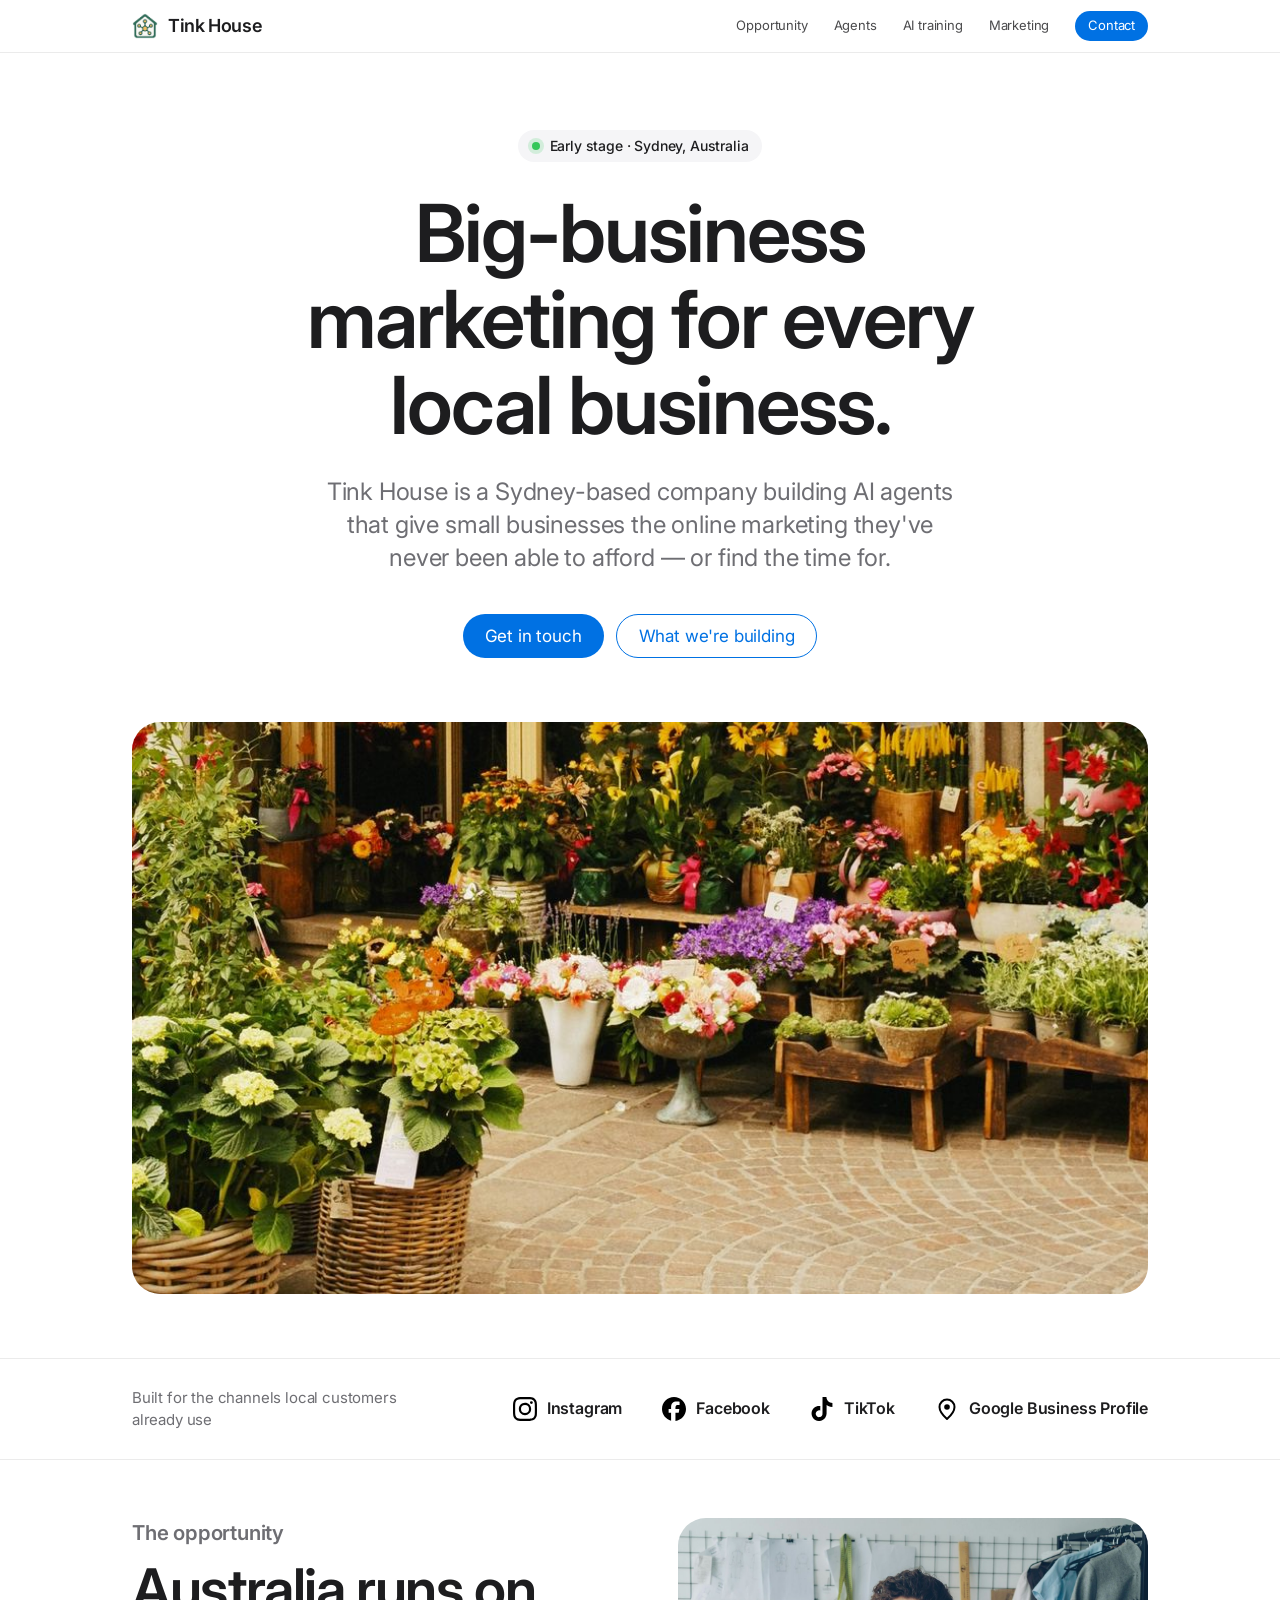
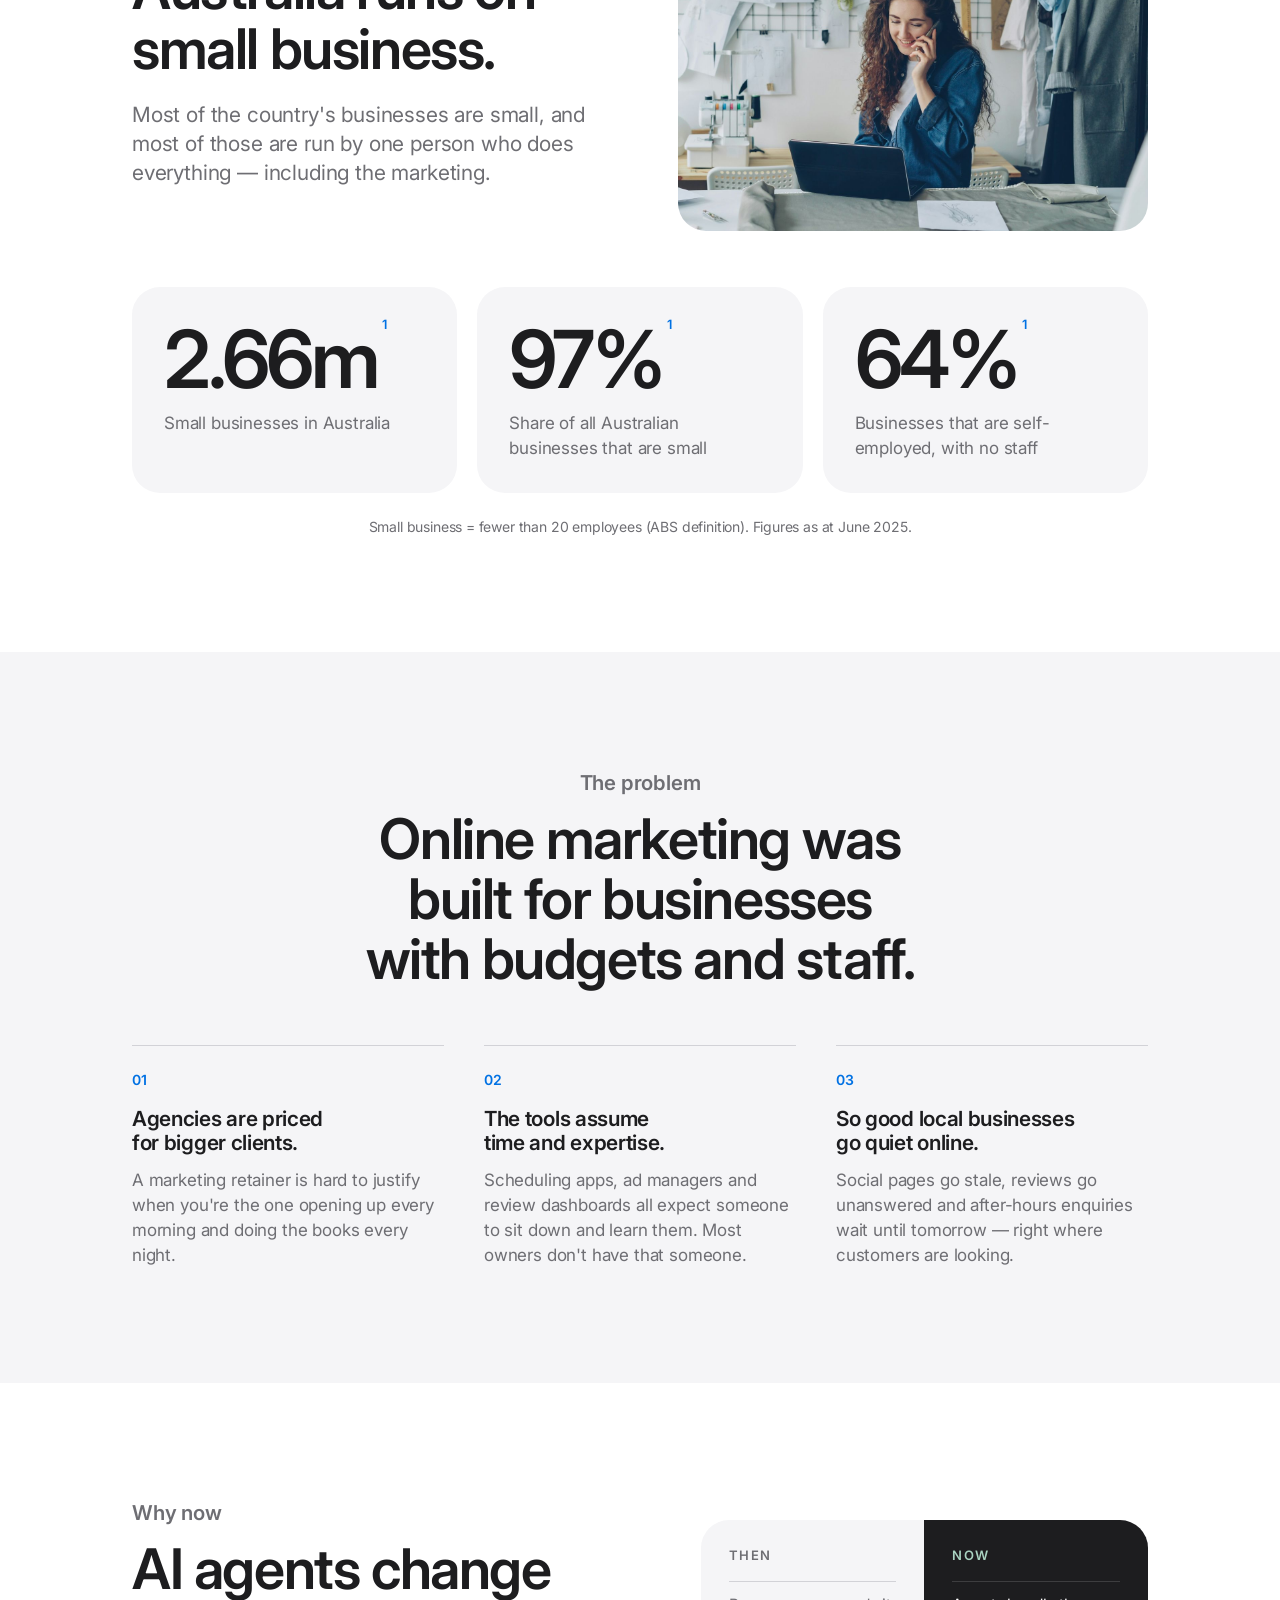
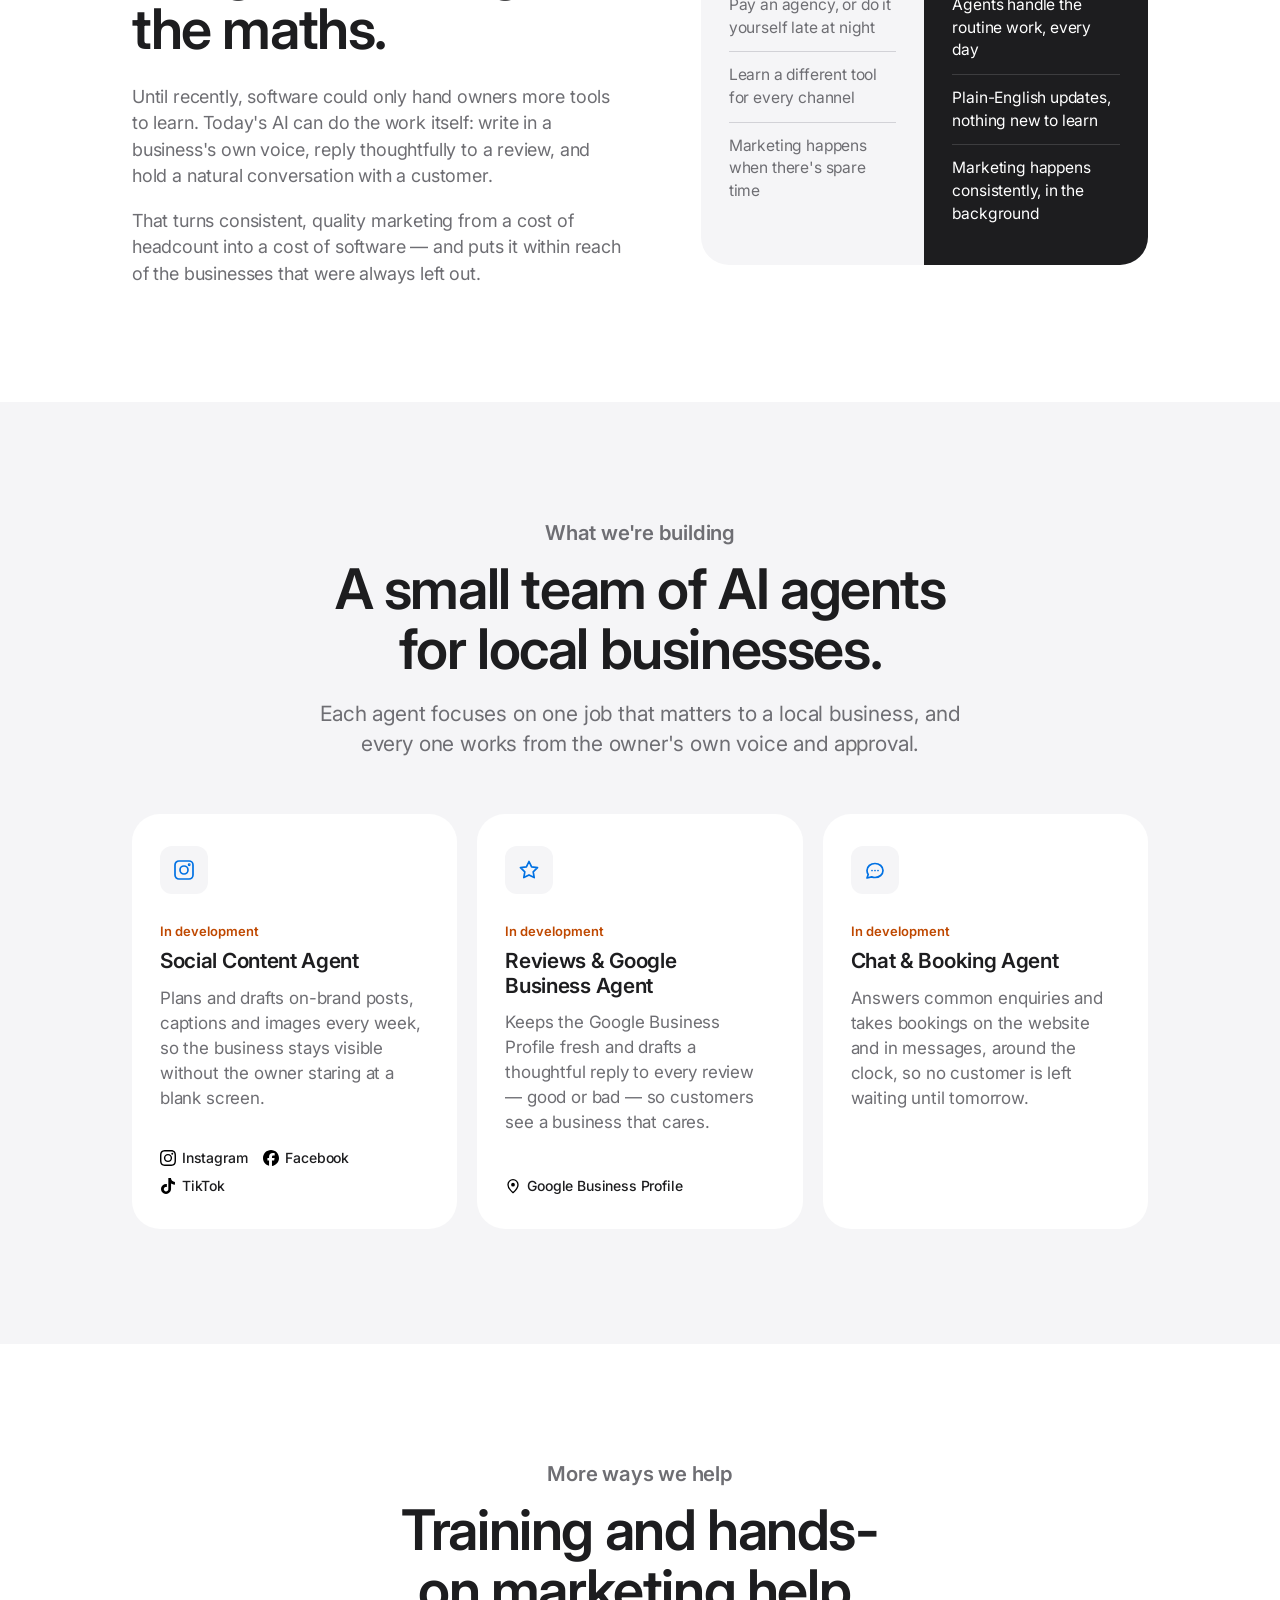
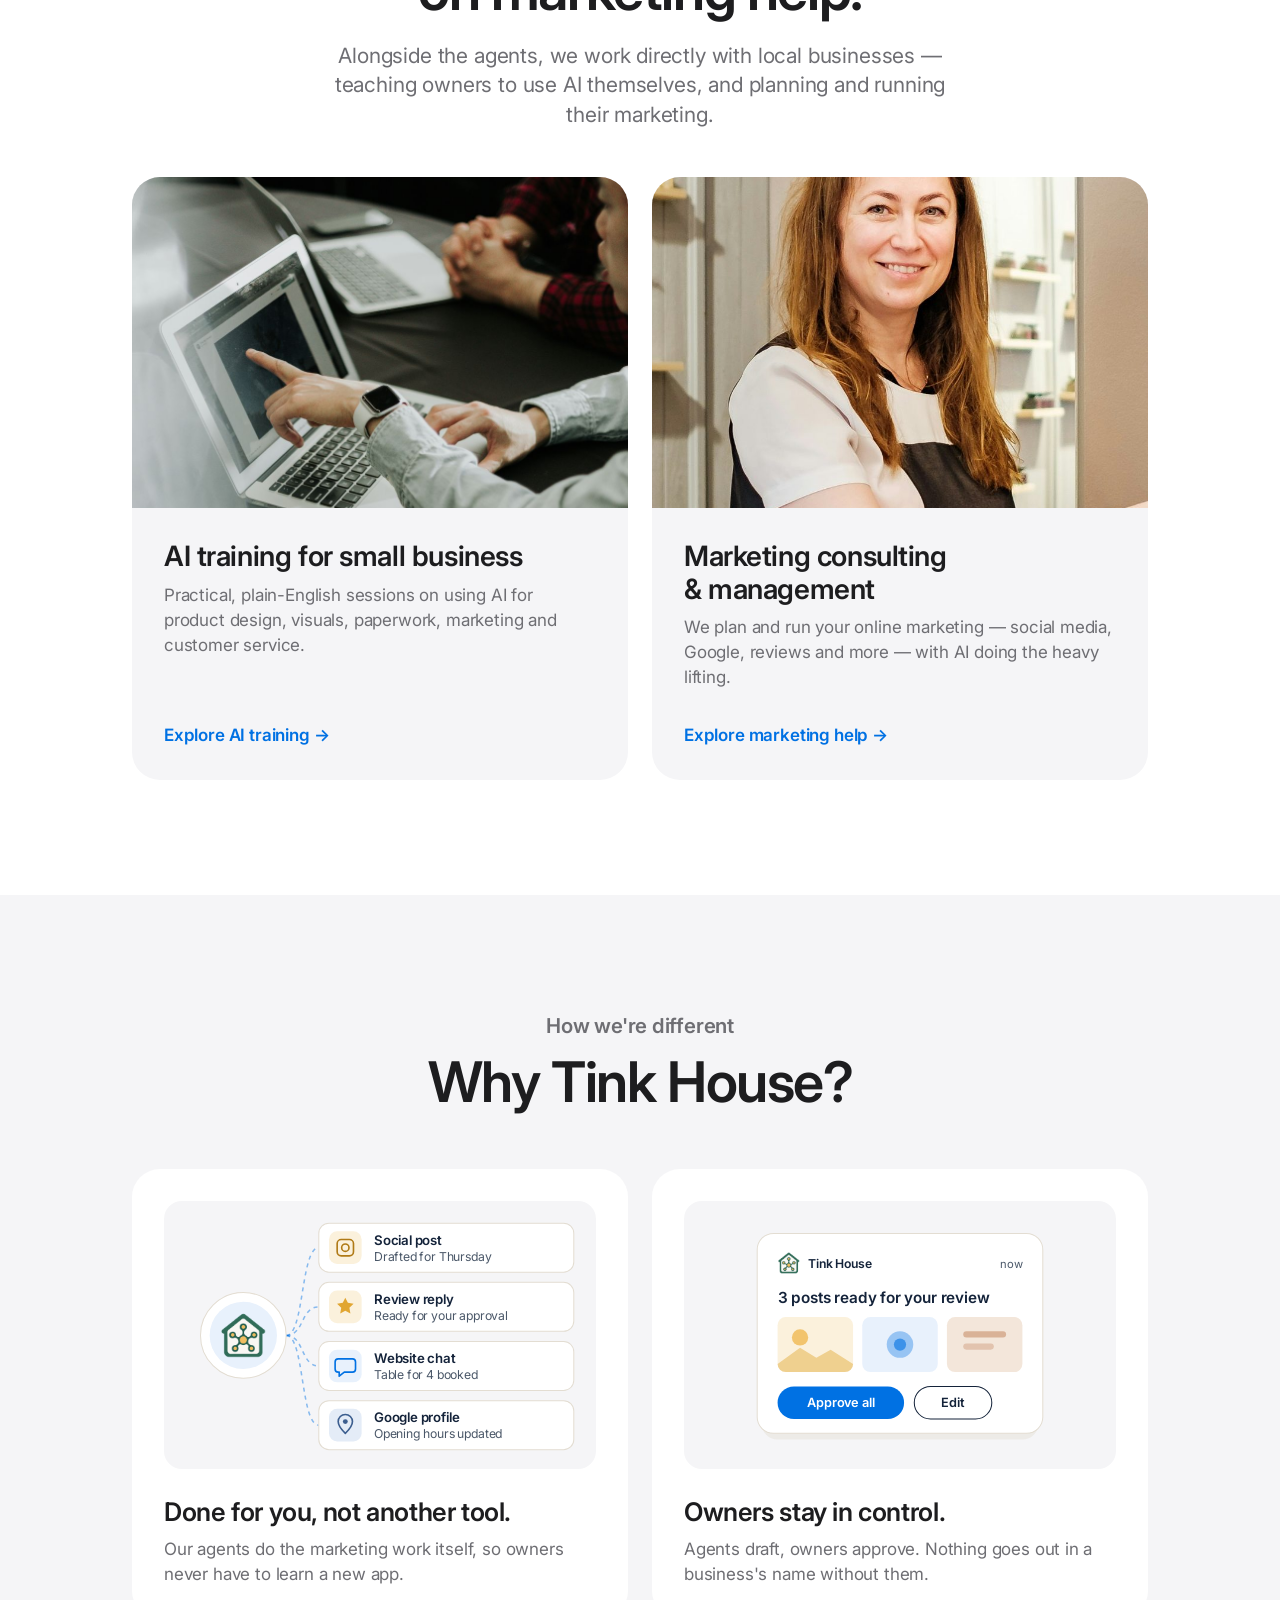
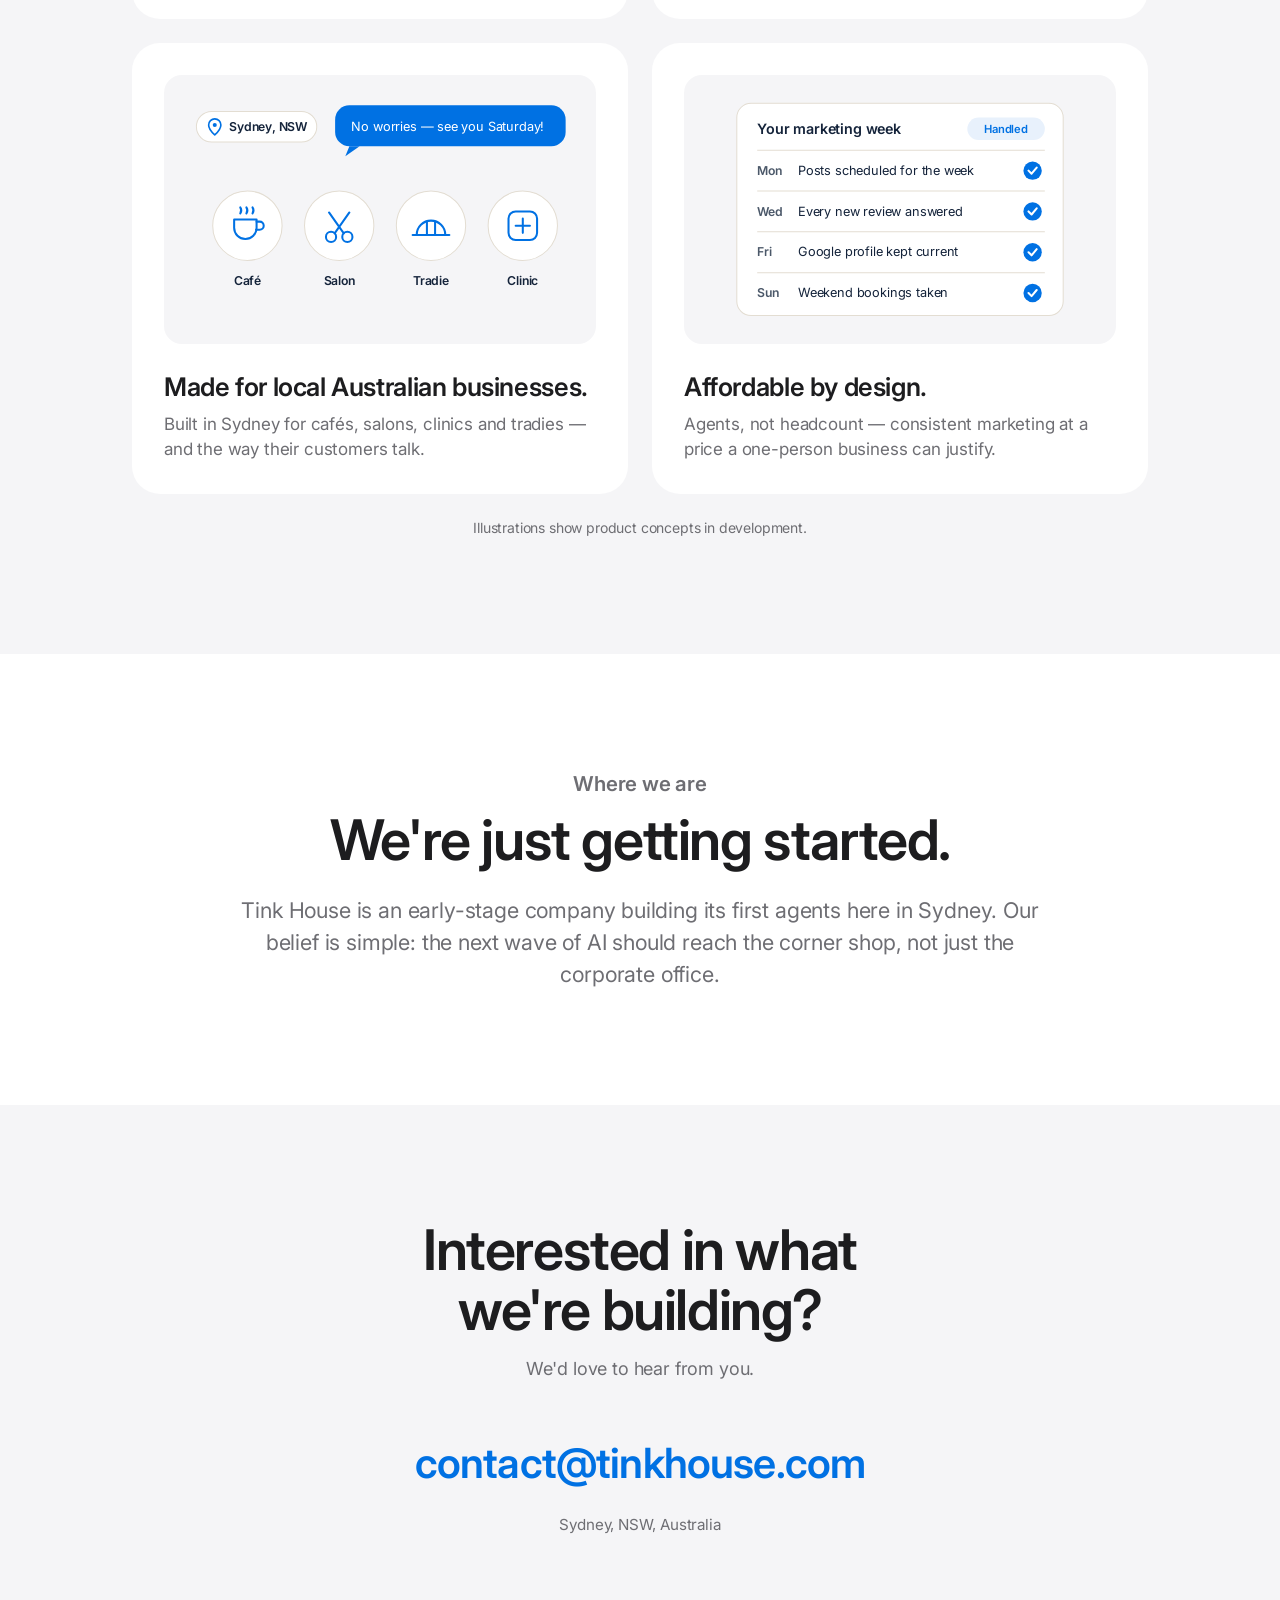
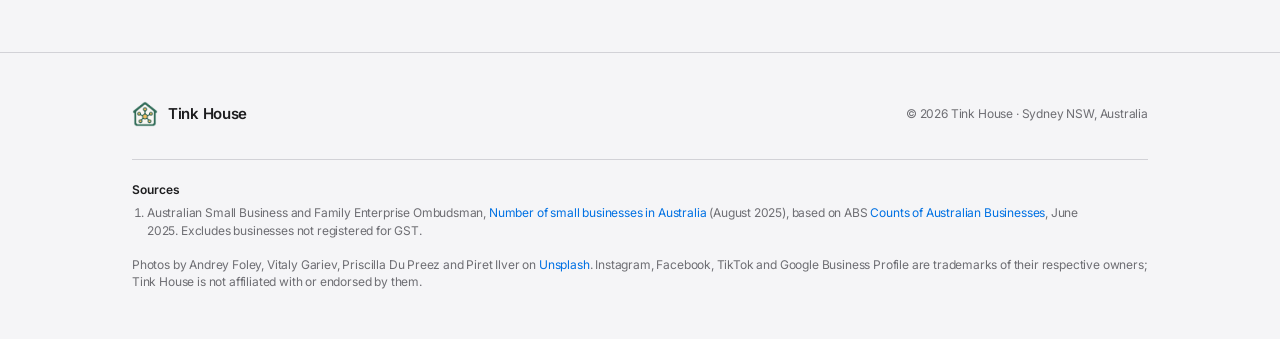
<file: index.html>
<!doctype html>
<html lang="en-AU">
<head>
  <meta charset="utf-8">
  <meta name="viewport" content="width=device-width, initial-scale=1">
  <title>Tink House — AI agents for local business marketing</title>
  <meta name="description" content="Tink House is a Sydney-based company building AI agents that give small businesses the online marketing they've never been able to afford — or find the time for.">
  <link rel="canonical" href="https://www.tinkhouse.com/">
  <meta name="theme-color" content="#FAF8F4">

  <!-- Open Graph / social sharing -->
  <meta property="og:type" content="website">
  <meta property="og:site_name" content="Tink House">
  <meta property="og:title" content="Tink House — Big-business marketing for every local business">
  <meta property="og:description" content="A Sydney-based company building AI agents that give small businesses the online marketing they've never been able to afford.">
  <meta property="og:url" content="https://www.tinkhouse.com/">
  <meta property="og:image" content="https://www.tinkhouse.com/assets/img/og-image.png">
  <meta property="og:image:width" content="1200">
  <meta property="og:image:height" content="630">
  <meta property="og:locale" content="en_AU">
  <meta name="twitter:card" content="summary_large_image">

  <link rel="icon" href="favicon.ico" sizes="48x48">
  <link rel="icon" href="assets/img/favicon-32x32.png" type="image/png" sizes="32x32">
  <link rel="apple-touch-icon" href="assets/img/apple-touch-icon.png">
  <link rel="preconnect" href="https://fonts.googleapis.com">
  <link rel="preconnect" href="https://fonts.gstatic.com" crossorigin>
  <link href="https://fonts.googleapis.com/css2?family=Inter:wght@400;500;600&display=swap" rel="stylesheet">
  <link rel="stylesheet" href="assets/css/style.css">

  <script type="application/ld+json">
  {
    "@context": "https://schema.org",
    "@type": "Organization",
    "name": "Tink House",
    "url": "https://www.tinkhouse.com/",
    "logo": "https://www.tinkhouse.com/assets/img/logo.png",
    "email": "contact@tinkhouse.com",
    "description": "Sydney-based company building AI agents for local small-business marketing.",
    "address": {
      "@type": "PostalAddress",
      "addressLocality": "Sydney",
      "addressRegion": "NSW",
      "addressCountry": "AU"
    }
  }
  </script>
  <script src="assets/js/main.js" defer></script>
</head>
<body>
  <a class="skip-link" href="#main">Skip to content</a>
  <!-- Channel icons: Instagram, Facebook, TikTok glyphs from Simple Icons v16.34.0 (CC0); trademarks of their owners -->
  <svg class="sprite" aria-hidden="true" focusable="false">
    <symbol id="icon-instagram" viewBox="0 0 24 24"><path d="M7.0301.084c-1.2768.0602-2.1487.264-2.911.5634-.7888.3075-1.4575.72-2.1228 1.3877-.6652.6677-1.075 1.3368-1.3802 2.127-.2954.7638-.4956 1.6365-.552 2.914-.0564 1.2775-.0689 1.6882-.0626 4.947.0062 3.2586.0206 3.6671.0825 4.9473.061 1.2765.264 2.1482.5635 2.9107.308.7889.72 1.4573 1.388 2.1228.6679.6655 1.3365 1.0743 2.1285 1.38.7632.295 1.6361.4961 2.9134.552 1.2773.056 1.6884.069 4.9462.0627 3.2578-.0062 3.668-.0207 4.9478-.0814 1.28-.0607 2.147-.2652 2.9098-.5633.7889-.3086 1.4578-.72 2.1228-1.3881.665-.6682 1.0745-1.3378 1.3795-2.1284.2957-.7632.4966-1.636.552-2.9124.056-1.2809.0692-1.6898.063-4.948-.0063-3.2583-.021-3.6668-.0817-4.9465-.0607-1.2797-.264-2.1487-.5633-2.9117-.3084-.7889-.72-1.4568-1.3876-2.1228C21.2982 1.33 20.628.9208 19.8378.6165 19.074.321 18.2017.1197 16.9244.0645 15.6471.0093 15.236-.005 11.977.0014 8.718.0076 8.31.0215 7.0301.0839m.1402 21.6932c-1.17-.0509-1.8053-.2453-2.2287-.408-.5606-.216-.96-.4771-1.3819-.895-.422-.4178-.6811-.8186-.9-1.378-.1644-.4234-.3624-1.058-.4171-2.228-.0595-1.2645-.072-1.6442-.079-4.848-.007-3.2037.0053-3.583.0607-4.848.05-1.169.2456-1.805.408-2.2282.216-.5613.4762-.96.895-1.3816.4188-.4217.8184-.6814 1.3783-.9003.423-.1651 1.0575-.3614 2.227-.4171 1.2655-.06 1.6447-.072 4.848-.079 3.2033-.007 3.5835.005 4.8495.0608 1.169.0508 1.8053.2445 2.228.408.5608.216.96.4754 1.3816.895.4217.4194.6816.8176.9005 1.3787.1653.4217.3617 1.056.4169 2.2263.0602 1.2655.0739 1.645.0796 4.848.0058 3.203-.0055 3.5834-.061 4.848-.051 1.17-.245 1.8055-.408 2.2294-.216.5604-.4763.96-.8954 1.3814-.419.4215-.8181.6811-1.3783.9-.4224.1649-1.0577.3617-2.2262.4174-1.2656.0595-1.6448.072-4.8493.079-3.2045.007-3.5825-.006-4.848-.0608M16.953 5.5864A1.44 1.44 0 1 0 18.39 4.144a1.44 1.44 0 0 0-1.437 1.4424M5.8385 12.012c.0067 3.4032 2.7706 6.1557 6.173 6.1493 3.4026-.0065 6.157-2.7701 6.1506-6.1733-.0065-3.4032-2.771-6.1565-6.174-6.1498-3.403.0067-6.156 2.771-6.1496 6.1738M8 12.0077a4 4 0 1 1 4.008 3.9921A3.9996 3.9996 0 0 1 8 12.0077"/></symbol>
    <symbol id="icon-facebook" viewBox="0 0 24 24"><path d="M9.101 23.691v-7.98H6.627v-3.667h2.474v-1.58c0-4.085 1.848-5.978 5.858-5.978.401 0 .955.042 1.468.103a8.68 8.68 0 0 1 1.141.195v3.325a8.623 8.623 0 0 0-.653-.036 26.805 26.805 0 0 0-.733-.009c-.707 0-1.259.096-1.675.309a1.686 1.686 0 0 0-.679.622c-.258.42-.374.995-.374 1.752v1.297h3.919l-.386 2.103-.287 1.564h-3.246v8.245C19.396 23.238 24 18.179 24 12.044c0-6.627-5.373-12-12-12s-12 5.373-12 12c0 5.628 3.874 10.35 9.101 11.647Z"/></symbol>
    <symbol id="icon-tiktok" viewBox="0 0 24 24"><path d="M12.525.02c1.31-.02 2.61-.01 3.91-.02.08 1.53.63 3.09 1.75 4.17 1.12 1.11 2.7 1.62 4.24 1.79v4.03c-1.44-.05-2.89-.35-4.2-.97-.57-.26-1.1-.59-1.62-.93-.01 2.92.01 5.84-.02 8.75-.08 1.4-.54 2.79-1.35 3.94-1.31 1.92-3.58 3.17-5.91 3.21-1.43.08-2.86-.31-4.08-1.03-2.02-1.19-3.44-3.37-3.65-5.71-.02-.5-.03-1-.01-1.49.18-1.9 1.12-3.72 2.58-4.96 1.66-1.44 3.98-2.13 6.15-1.72.02 1.48-.04 2.96-.04 4.44-.99-.32-2.15-.23-3.02.37-.63.41-1.11 1.04-1.36 1.75-.21.51-.15 1.07-.14 1.61.24 1.64 1.82 3.02 3.5 2.87 1.12-.01 2.19-.66 2.77-1.61.19-.33.4-.67.41-1.06.1-1.79.06-3.57.07-5.36.01-4.03-.01-8.05.02-12.07z"/></symbol>
    <symbol id="icon-gbp" viewBox="0 0 24 24"><path fill="none" stroke="currentColor" stroke-width="2" stroke-linejoin="round" d="M12 22s-7.5-6.6-7.5-12a7.5 7.5 0 0 1 15 0c0 5.4-7.5 12-7.5 12z"/><circle cx="12" cy="10" r="2.8"/></symbol>
  </svg>

  <header class="site-header">
    <div class="container header-inner">
      <a class="brand" href="#top" aria-label="Tink House home">
        <img src="assets/img/logo.png" alt="" width="32" height="32">
        <span>Tink House</span>
      </a>
      <button class="nav-toggle" type="button" aria-expanded="false" aria-controls="site-nav">
        <span class="sr-only">Menu</span>
        <svg viewBox="0 0 24 24" width="24" height="24" aria-hidden="true"><path d="M4 7h16M4 12h16M4 17h16" /></svg>
      </button>
      <nav id="site-nav" class="site-nav" aria-label="Main">
        <a href="#opportunity">Opportunity</a>
        <a href="#building">Agents</a>
        <a href="/ai-training/">AI training</a>
        <a href="/marketing/">Marketing</a>
        <a href="#contact" class="nav-cta">Contact</a>
      </nav>
    </div>
  </header>

  <main id="main">
    <!-- Hero / mission -->
    <section class="hero" id="top">
      <div class="container hero-grid">
        <div class="hero-copy">
          <p class="badge"><span class="dot" aria-hidden="true"></span>Early stage · Sydney, Australia</p>
          <h1>Big-business marketing for every local business.</h1>
          <p class="lede">Tink House is a Sydney-based company building AI agents that give small businesses the online marketing they've never been able to afford — or find the time for.</p>
          <div class="actions">
            <a class="btn btn-primary" href="mailto:contact@tinkhouse.com">Get in touch</a>
            <a class="btn btn-ghost" href="#building">What we're building</a>
          </div>
        </div>
        <figure class="hero-photo">
          <img src="assets/img/photos/hero-local-florist.jpg" alt="A neighbourhood florist with buckets of flowers set out on the footpath" width="1000" height="1250" fetchpriority="high">
        </figure>
      </div>
    </section>

    <!-- Channels -->
    <section class="channels" aria-labelledby="channels-title">
      <div class="container channels-inner">
        <p class="channels-label" id="channels-title">Built for the channels local customers already use</p>
        <ul class="channels-list">
          <li><svg class="channel-icon" aria-hidden="true"><use href="#icon-instagram"/></svg>Instagram</li>
          <li><svg class="channel-icon" aria-hidden="true"><use href="#icon-facebook"/></svg>Facebook</li>
          <li><svg class="channel-icon" aria-hidden="true"><use href="#icon-tiktok"/></svg>TikTok</li>
          <li><svg class="channel-icon" aria-hidden="true"><use href="#icon-gbp"/></svg>Google Business Profile</li>
        </ul>
      </div>
    </section>

    <!-- Opportunity -->
    <section class="section" id="opportunity" aria-labelledby="opportunity-title">
      <div class="container">
        <div class="opportunity-grid">
          <div>
            <p class="eyebrow">The opportunity</p>
            <h2 id="opportunity-title">Australia runs on small business.</h2>
            <p class="section-intro">Most of the country's businesses are small, and most of those are run by one person who does everything — including the marketing.</p>
          </div>
          <figure class="photo">
            <img src="assets/img/photos/owner-doing-everything.jpg" alt="A small-business owner in her studio, on the phone while working on her laptop" width="1400" height="933" loading="lazy">
          </figure>
        </div>

        <dl class="stats">
          <div class="stat">
            <dt>Small businesses in Australia</dt>
            <dd>2.66m<sup><a href="#source-1" aria-label="Source 1">1</a></sup></dd>
          </div>
          <div class="stat">
            <dt>Share of all Australian businesses that are small</dt>
            <dd>97%<sup><a href="#source-1" aria-label="Source 1">1</a></sup></dd>
          </div>
          <div class="stat">
            <dt>Businesses that are self-employed, with no staff</dt>
            <dd>64%<sup><a href="#source-1" aria-label="Source 1">1</a></sup></dd>
          </div>
        </dl>
        <p class="footnote">Small business = fewer than 20 employees (ABS definition). Figures as at June 2025.</p>
      </div>
    </section>

    <!-- Problem -->
    <section class="section section-alt" id="problem" aria-labelledby="problem-title">
      <div class="container">
        <p class="eyebrow">The problem</p>
        <h2 id="problem-title">Online marketing was built for businesses with budgets and staff.</h2>

        <ol class="problem-list">
          <li>
            <h3>Agencies are priced for bigger clients.</h3>
            <p>A marketing retainer is hard to justify when you're the one opening up every morning and doing the books every night.</p>
          </li>
          <li>
            <h3>The tools assume time and expertise.</h3>
            <p>Scheduling apps, ad managers and review dashboards all expect someone to sit down and learn them. Most owners don't have that someone.</p>
          </li>
          <li>
            <h3>So good local businesses go quiet online.</h3>
            <p>Social pages go stale, reviews go unanswered and after-hours enquiries wait until tomorrow — right where customers are looking.</p>
          </li>
        </ol>
      </div>
    </section>

    <!-- Why now -->
    <section class="section" id="why-now" aria-labelledby="why-now-title">
      <div class="container narrow-grid">
        <div>
          <p class="eyebrow">Why now</p>
          <h2 id="why-now-title">AI agents change the maths.</h2>
          <p>Until recently, software could only hand owners more tools to learn. Today's AI can do the work itself: write in a business's own voice, reply thoughtfully to a review, and hold a natural conversation with a customer.</p>
          <p>That turns consistent, quality marketing from a cost of headcount into a cost of software — and puts it within reach of the businesses that were always left out.</p>
        </div>

        <div class="compare" role="group" aria-label="Then versus now">
          <div class="compare-col">
            <h3>Then</h3>
            <ul>
              <li>Pay an agency, or do it yourself late at night</li>
              <li>Learn a different tool for every channel</li>
              <li>Marketing happens when there's spare time</li>
            </ul>
          </div>
          <div class="compare-col compare-now">
            <h3>Now</h3>
            <ul>
              <li>Agents handle the routine work, every day</li>
              <li>Plain-English updates, nothing new to learn</li>
              <li>Marketing happens consistently, in the background</li>
            </ul>
          </div>
        </div>
      </div>
    </section>

    <!-- What we're building -->
    <section class="section section-alt" id="building" aria-labelledby="building-title">
      <div class="container">
        <p class="eyebrow">What we're building</p>
        <h2 id="building-title">A small team of AI agents for local businesses.</h2>
        <p class="section-intro">Each agent focuses on one job that matters to a local business, and every one works from the owner's own voice and approval.</p>

        <div class="cards">
          <article class="card">
            <div class="card-icon" aria-hidden="true">
              <svg viewBox="0 0 24 24"><rect x="3" y="3" width="18" height="18" rx="4"/><circle cx="12" cy="12" r="4"/><circle cx="17.2" cy="6.8" r="0.6"/></svg>
            </div>
            <p class="card-tag">In development</p>
            <h3>Social Content Agent</h3>
            <p>Plans and drafts on-brand posts, captions and images every week, so the business stays visible without the owner staring at a blank screen.</p>
            <ul class="card-channels" aria-label="Channels: Instagram, Facebook and TikTok">
              <li><svg class="channel-icon" aria-hidden="true"><use href="#icon-instagram"/></svg>Instagram</li>
              <li><svg class="channel-icon" aria-hidden="true"><use href="#icon-facebook"/></svg>Facebook</li>
              <li><svg class="channel-icon" aria-hidden="true"><use href="#icon-tiktok"/></svg>TikTok</li>
            </ul>
          </article>

          <article class="card">
            <div class="card-icon" aria-hidden="true">
              <svg viewBox="0 0 24 24"><path d="M12 3.5l2.6 5.3 5.9.9-4.3 4.1 1 5.8L12 16.9l-5.2 2.7 1-5.8-4.3-4.1 5.9-.9z"/></svg>
            </div>
            <p class="card-tag">In development</p>
            <h3>Reviews &amp; Google Business Agent</h3>
            <p>Keeps the Google Business Profile fresh and drafts a thoughtful reply to every review — good or bad — so customers see a business that cares.</p>
            <ul class="card-channels" aria-label="Channel: Google Business Profile">
              <li><svg class="channel-icon" aria-hidden="true"><use href="#icon-gbp"/></svg>Google Business Profile</li>
            </ul>
          </article>

          <article class="card">
            <div class="card-icon" aria-hidden="true">
              <svg viewBox="0 0 24 24"><path d="M20 12.5c0 4-3.6 7-8 7-1.2 0-2.3-.2-3.3-.6L4 20l1.2-3.6C4.4 15.3 4 14 4 12.5c0-4 3.6-7 8-7s8 3 8 7z"/><path d="M9 12.5h.01M12 12.5h.01M15 12.5h.01"/></svg>
            </div>
            <p class="card-tag">In development</p>
            <h3>Chat &amp; Booking Agent</h3>
            <p>Answers common enquiries and takes bookings on the website and in messages, around the clock, so no customer is left waiting until tomorrow.</p>
          </article>
        </div>
      </div>
    </section>

    <!-- Services -->
    <section class="section" id="services" aria-labelledby="services-title">
      <div class="container">
        <p class="eyebrow">More ways we help</p>
        <h2 id="services-title">Training and hands-on marketing help.</h2>
        <p class="section-intro">Alongside the agents, we work directly with local businesses — teaching owners to use AI themselves, and planning and running their marketing.</p>

        <div class="service-grid">
          <a class="service-card" href="/ai-training/">
            <img src="assets/img/photos/training-hero.jpg" alt="" width="1000" height="1250" loading="lazy">
            <div class="service-body">
              <h3>AI training for small business</h3>
              <p>Practical, plain-English sessions on using AI for product design, visuals, paperwork, marketing and customer service.</p>
              <span class="service-link">Explore AI training →</span>
            </div>
          </a>
          <a class="service-card" href="/marketing/">
            <img src="assets/img/photos/marketing-hero.jpg" alt="" width="1000" height="1250" loading="lazy">
            <div class="service-body">
              <h3>Marketing consulting &amp; management</h3>
              <p>We plan and run your online marketing — social media, Google, reviews and more — with AI doing the heavy lifting.</p>
              <span class="service-link">Explore marketing help →</span>
            </div>
          </a>
        </div>
      </div>
    </section>

    <!-- Why Tink House -->
    <section class="section section-alt" id="why" aria-labelledby="why-title">
      <div class="container">
        <p class="eyebrow">How we're different</p>
        <h2 id="why-title">Why Tink House?</h2>

        <div class="why-grid">
          <article class="why-card">
            <div class="why-visual">
              <svg viewBox="0 0 400 240" role="img" aria-label="Illustration: the Tink House agents connected to a social post, a review reply, a website chat and a Google profile">
                <g fill="none" stroke="#0071E3" stroke-opacity=".45" stroke-width="1.5" stroke-dasharray="4 4">
                  <path d="M108 120C126 120 122 34 140 34"/>
                  <path d="M108 120C126 120 122 92 140 92"/>
                  <path d="M108 120C126 120 122 150 140 150"/>
                  <path d="M108 120C126 120 122 208 140 208"/>
                </g>
                <circle cx="66" cy="120" r="42" fill="#fff" stroke="#E3DDD2"/>
                <circle cx="66" cy="120" r="33" fill="#E8F1FC"/>
                <image href="assets/img/logo.png" x="43" y="97" width="46" height="46"/>

                <g font-family="Inter, system-ui, sans-serif">
                  <g fill="#fff" stroke="#E3DDD2">
                    <rect x="140" y="10" width="250" height="48" rx="10"/>
                    <rect x="140" y="68" width="250" height="48" rx="10"/>
                    <rect x="140" y="126" width="250" height="48" rx="10"/>
                    <rect x="140" y="184" width="250" height="48" rx="10"/>
                  </g>

                  <rect x="150" y="18" width="32" height="32" rx="8" fill="#FBF1DC"/>
                  <rect x="158" y="26" width="16" height="16" rx="4" fill="none" stroke="#B07A16" stroke-width="1.6"/>
                  <circle cx="166" cy="34" r="3.6" fill="none" stroke="#B07A16" stroke-width="1.6"/>
                  <text x="194" y="31" font-size="13" font-weight="600" fill="#14233A">Social post</text>
                  <text x="194" y="47" font-size="12" fill="#4B5869">Drafted for Thursday</text>

                  <rect x="150" y="76" width="32" height="32" rx="8" fill="#FBF1DC"/>
                  <path d="M166 83l2.5 5.1 5.6.8-4.1 4 1 5.6-5-2.6-5 2.6 1-5.6-4.1-4 5.6-.8z" fill="#E1A632"/>
                  <text x="194" y="89" font-size="13" font-weight="600" fill="#14233A">Review reply</text>
                  <text x="194" y="105" font-size="12" fill="#4B5869">Ready for your approval</text>

                  <rect x="150" y="134" width="32" height="32" rx="8" fill="#E8F1FC"/>
                  <path d="M159 143h14a3 3 0 0 1 3 3v7a3 3 0 0 1-3 3h-8l-5 4v-4h-1a3 3 0 0 1-3-3v-7a3 3 0 0 1 3-3z" fill="none" stroke="#0071E3" stroke-width="1.6" stroke-linejoin="round"/>
                  <text x="194" y="147" font-size="13" font-weight="600" fill="#14233A">Website chat</text>
                  <text x="194" y="163" font-size="12" fill="#4B5869">Table for 4 booked</text>

                  <rect x="150" y="192" width="32" height="32" rx="8" fill="#E4ECF7"/>
                  <path d="M166 216s-7-6.5-7-11.5a7 7 0 0 1 14 0c0 5-7 11.5-7 11.5z" fill="none" stroke="#3C5E8F" stroke-width="1.6" stroke-linejoin="round"/>
                  <circle cx="166" cy="204.5" r="2.4" fill="#3C5E8F"/>
                  <text x="194" y="205" font-size="13" font-weight="600" fill="#14233A">Google profile</text>
                  <text x="194" y="221" font-size="12" fill="#4B5869">Opening hours updated</text>
                </g>
              </svg>
            </div>
            <h3>Done for you, not another tool.</h3>
            <p>Our agents do the marketing work itself, so owners never have to learn a new app.</p>
          </article>

          <article class="why-card">
            <div class="why-visual">
              <svg viewBox="0 0 400 240" role="img" aria-label="Illustration: a notification saying three posts are ready for review, with Approve and Edit buttons">
                <g font-family="Inter, system-ui, sans-serif">
                  <rect x="64" y="26" width="272" height="196" rx="16" fill="#E3DDD2" fill-opacity=".45"/>
                  <rect x="60" y="20" width="280" height="196" rx="16" fill="#fff" stroke="#E3DDD2"/>
                  <image href="assets/img/logo.png" x="80" y="38" width="22" height="22"/>
                  <text x="110" y="54" font-size="12" font-weight="600" fill="#14233A">Tink House</text>
                  <text x="320" y="54" font-size="11" fill="#4B5869" text-anchor="end">now</text>
                  <text x="80" y="88" font-size="15" font-weight="600" fill="#14233A">3 posts ready for your review</text>

                  <rect x="80" y="102" width="74" height="54" rx="8" fill="#FBF1DC"/>
                  <circle cx="102" cy="122" r="8" fill="#F2C46D"/>
                  <path d="M80 148l22-16 16 10 14-8 22 14v0a8 8 0 0 1-8 8H88a8 8 0 0 1-8-8z" fill="#E1A632" fill-opacity=".45"/>
                  <rect x="163" y="102" width="74" height="54" rx="8" fill="#E8F1FC"/>
                  <circle cx="200" cy="129" r="13" fill="#0071E3" fill-opacity=".35"/>
                  <circle cx="200" cy="129" r="6" fill="#0071E3" fill-opacity=".6"/>
                  <rect x="246" y="102" width="74" height="54" rx="8" fill="#F3E6DA"/>
                  <rect x="262" y="116" width="42" height="6" rx="3" fill="#C98F6B" fill-opacity=".6"/>
                  <rect x="262" y="128" width="30" height="6" rx="3" fill="#C98F6B" fill-opacity=".4"/>

                  <rect x="80" y="170" width="124" height="32" rx="16" fill="#0071E3"/>
                  <text x="142" y="190.5" font-size="12.5" font-weight="600" fill="#fff" text-anchor="middle">Approve all</text>
                  <rect x="214" y="170" width="76" height="32" rx="16" fill="#fff" stroke="#14233A"/>
                  <text x="252" y="190.5" font-size="12.5" font-weight="600" fill="#14233A" text-anchor="middle">Edit</text>
                </g>
              </svg>
            </div>
            <h3>Owners stay in control.</h3>
            <p>Agents draft, owners approve. Nothing goes out in a business's name without them.</p>
          </article>

          <article class="why-card">
            <div class="why-visual">
              <svg viewBox="0 0 400 240" role="img" aria-label="Illustration: a Sydney location tag, a friendly Australian-style chat reply, and icons for a café, salon, tradie and clinic">
                <g font-family="Inter, system-ui, sans-serif">
                  <rect x="20" y="24" width="118" height="30" rx="15" fill="#fff" stroke="#E3DDD2"/>
                  <path d="M38 47s-6-5.5-6-9.8a6 6 0 0 1 12 0c0 4.3-6 9.8-6 9.8z" fill="none" stroke="#0071E3" stroke-width="1.6" stroke-linejoin="round"/>
                  <circle cx="38" cy="37.2" r="2" fill="#0071E3"/>
                  <text x="52" y="43.5" font-size="12" font-weight="600" fill="#14233A">Sydney, NSW</text>

                  <rect x="156" y="18" width="226" height="40" rx="14" fill="#0071E3"/>
                  <path d="M170 58l-4 10 14-10z" fill="#0071E3"/>
                  <text x="172" y="43" font-size="12.5" fill="#fff">No worries — see you Saturday!</text>
                </g>

                <g fill="#fff" stroke="#E3DDD2">
                  <circle cx="70" cy="136" r="34"/>
                  <circle cx="160" cy="136" r="34"/>
                  <circle cx="250" cy="136" r="34"/>
                  <circle cx="340" cy="136" r="34"/>
                </g>
                <g fill="none" stroke="#0071E3" stroke-width="2" stroke-linecap="round" stroke-linejoin="round">
                  <path d="M57 130h22v8a11 11 0 0 1-22 0z"/>
                  <path d="M79 132h3a4 4 0 0 1 0 8h-3.5"/>
                  <path d="M63 124q2-3 0-6M69 124q2-3 0-6M75 124q2-3 0-6"/>

                  <circle cx="152" cy="147" r="5"/>
                  <circle cx="168" cy="147" r="5"/>
                  <path d="M155.5 143.5 170 123M164.5 143.5 150 123"/>

                  <path d="M232 145h36"/>
                  <path d="M236 145a14 14 0 0 1 28 0"/>
                  <path d="M246 132v13M254 132v13"/>

                  <rect x="326" y="122" width="28" height="28" rx="7"/>
                  <path d="M340 129v14M333 136h14"/>
                </g>
                <g font-family="Inter, system-ui, sans-serif" font-size="12" font-weight="600" fill="#14233A" text-anchor="middle">
                  <text x="70" y="194">Café</text>
                  <text x="160" y="194">Salon</text>
                  <text x="250" y="194">Tradie</text>
                  <text x="340" y="194">Clinic</text>
                </g>
              </svg>
            </div>
            <h3>Made for local Australian businesses.</h3>
            <p>Built in Sydney for cafés, salons, clinics and tradies — and the way their customers talk.</p>
          </article>

          <article class="why-card">
            <div class="why-visual">
              <svg viewBox="0 0 400 240" role="img" aria-label="Illustration: a weekly checklist showing posts scheduled, reviews answered, Google profile kept current and weekend bookings taken">
                <g font-family="Inter, system-ui, sans-serif">
                  <rect x="40" y="16" width="320" height="208" rx="14" fill="#fff" stroke="#E3DDD2"/>
                  <text x="60" y="46" font-size="14" font-weight="600" fill="#14233A">Your marketing week</text>
                  <rect x="266" y="30" width="76" height="22" rx="11" fill="#E8F1FC"/>
                  <text x="304" y="45" font-size="11" font-weight="600" fill="#0071E3" text-anchor="middle">Handled</text>

                  <g stroke="#E3DDD2">
                    <path d="M60 62h282M60 102h282M60 142h282M60 182h282"/>
                  </g>
                  <g font-size="12" font-weight="600" fill="#4B5869">
                    <text x="60" y="86">Mon</text>
                    <text x="60" y="126">Wed</text>
                    <text x="60" y="166">Fri</text>
                    <text x="60" y="206">Sun</text>
                  </g>
                  <g font-size="12.5" fill="#14233A">
                    <text x="100" y="86">Posts scheduled for the week</text>
                    <text x="100" y="126">Every new review answered</text>
                    <text x="100" y="166">Google profile kept current</text>
                    <text x="100" y="206">Weekend bookings taken</text>
                  </g>
                  <g fill="#0071E3">
                    <circle cx="330" cy="82" r="9"/>
                    <circle cx="330" cy="122" r="9"/>
                    <circle cx="330" cy="162" r="9"/>
                    <circle cx="330" cy="202" r="9"/>
                  </g>
                  <g fill="none" stroke="#fff" stroke-width="2" stroke-linecap="round" stroke-linejoin="round">
                    <path d="M326 82l3 3 5-6M326 122l3 3 5-6M326 162l3 3 5-6M326 202l3 3 5-6"/>
                  </g>
                </g>
              </svg>
            </div>
            <h3>Affordable by design.</h3>
            <p>Agents, not headcount — consistent marketing at a price a one-person business can justify.</p>
          </article>
        </div>
        <p class="footnote">Illustrations show product concepts in development.</p>
      </div>
    </section>

    <!-- Stage -->
    <section class="section" id="stage" aria-labelledby="stage-title">
      <div class="container stage">
        <p class="eyebrow">Where we are</p>
        <h2 id="stage-title">We're just getting started.</h2>
        <p>Tink House is an early-stage company building its first agents here in Sydney. Our belief is simple: the next wave of AI should reach the corner shop, not just the corporate office.</p>
      </div>
    </section>

    <!-- Contact -->
    <section class="section section-alt contact" id="contact" aria-labelledby="contact-title">
      <div class="container">
        <h2 id="contact-title">Interested in what we're building?</h2>
        <p>We'd love to hear from you.</p>
        <a class="contact-email" href="mailto:contact@tinkhouse.com">contact@tinkhouse.com</a>
        <p class="contact-place">Sydney, NSW, Australia</p>
      </div>
    </section>
  </main>

  <footer class="site-footer">
    <div class="container">
      <div class="footer-top">
        <a class="brand brand-small" href="#top">
          <img src="assets/img/logo.png" alt="" width="24" height="24">
          <span>Tink House</span>
        </a>
        <p>&copy; <span data-year>2026</span> Tink House · Sydney NSW, Australia</p>
      </div>
      <div class="sources">
        <h2>Sources</h2>
        <ol>
          <li id="source-1">Australian Small Business and Family Enterprise Ombudsman, <a href="https://asbfeo.gov.au/sites/default/files/2025-12/Number%20of%20small%20businesses%20in%20Australia_Aug%202025.pdf" rel="noopener">Number of small businesses in Australia</a> (August 2025), based on ABS <a href="https://www.abs.gov.au/statistics/economy/business-indicators/counts-australian-businesses-including-entries-and-exits" rel="noopener">Counts of Australian Businesses</a>, June 2025. Excludes businesses not registered for GST.</li>
        </ol>
        <p class="credits">Photos by Andrey Foley, Vitaly Gariev, Priscilla Du Preez and Piret Ilver on <a href="https://unsplash.com" rel="noopener">Unsplash</a>. Instagram, Facebook, TikTok and Google Business Profile are trademarks of their respective owners; Tink House is not affiliated with or endorsed by them.</p>
      </div>
    </div>
  </footer>
</body>
</html>
</file>
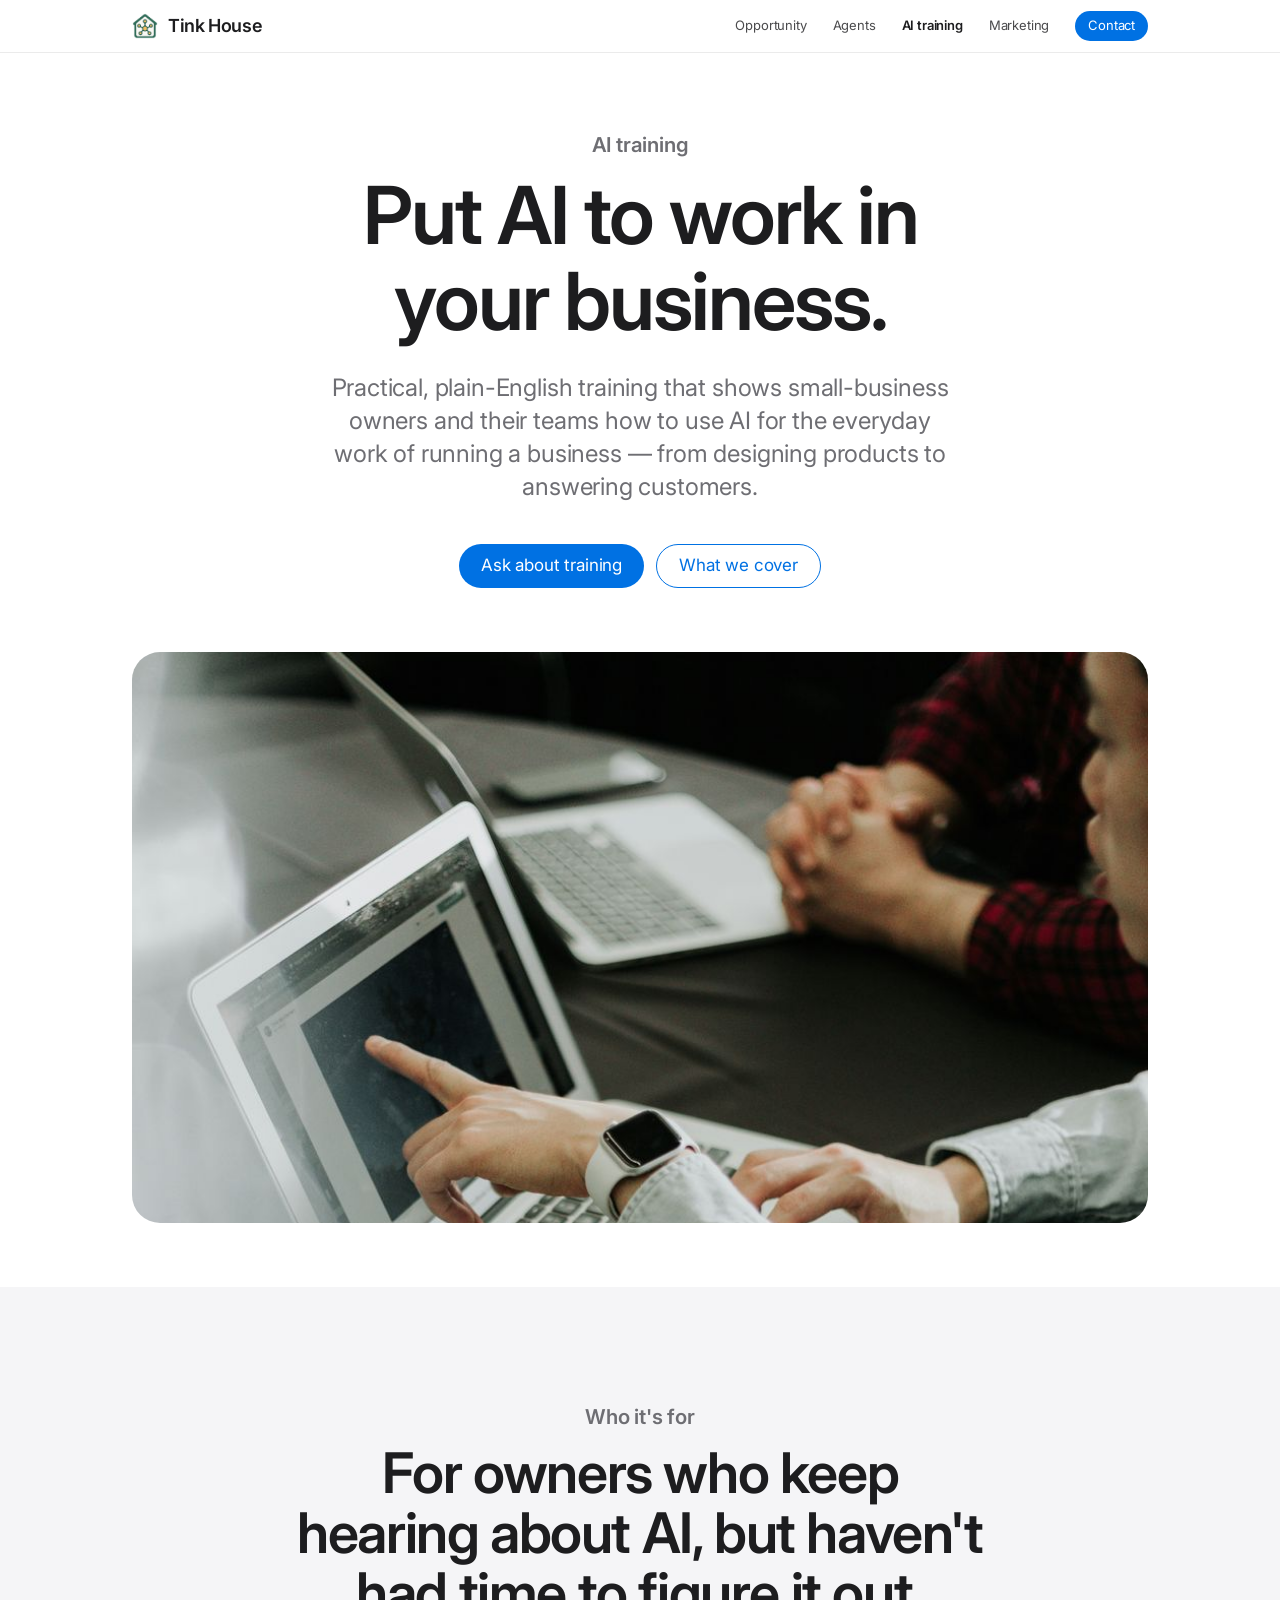
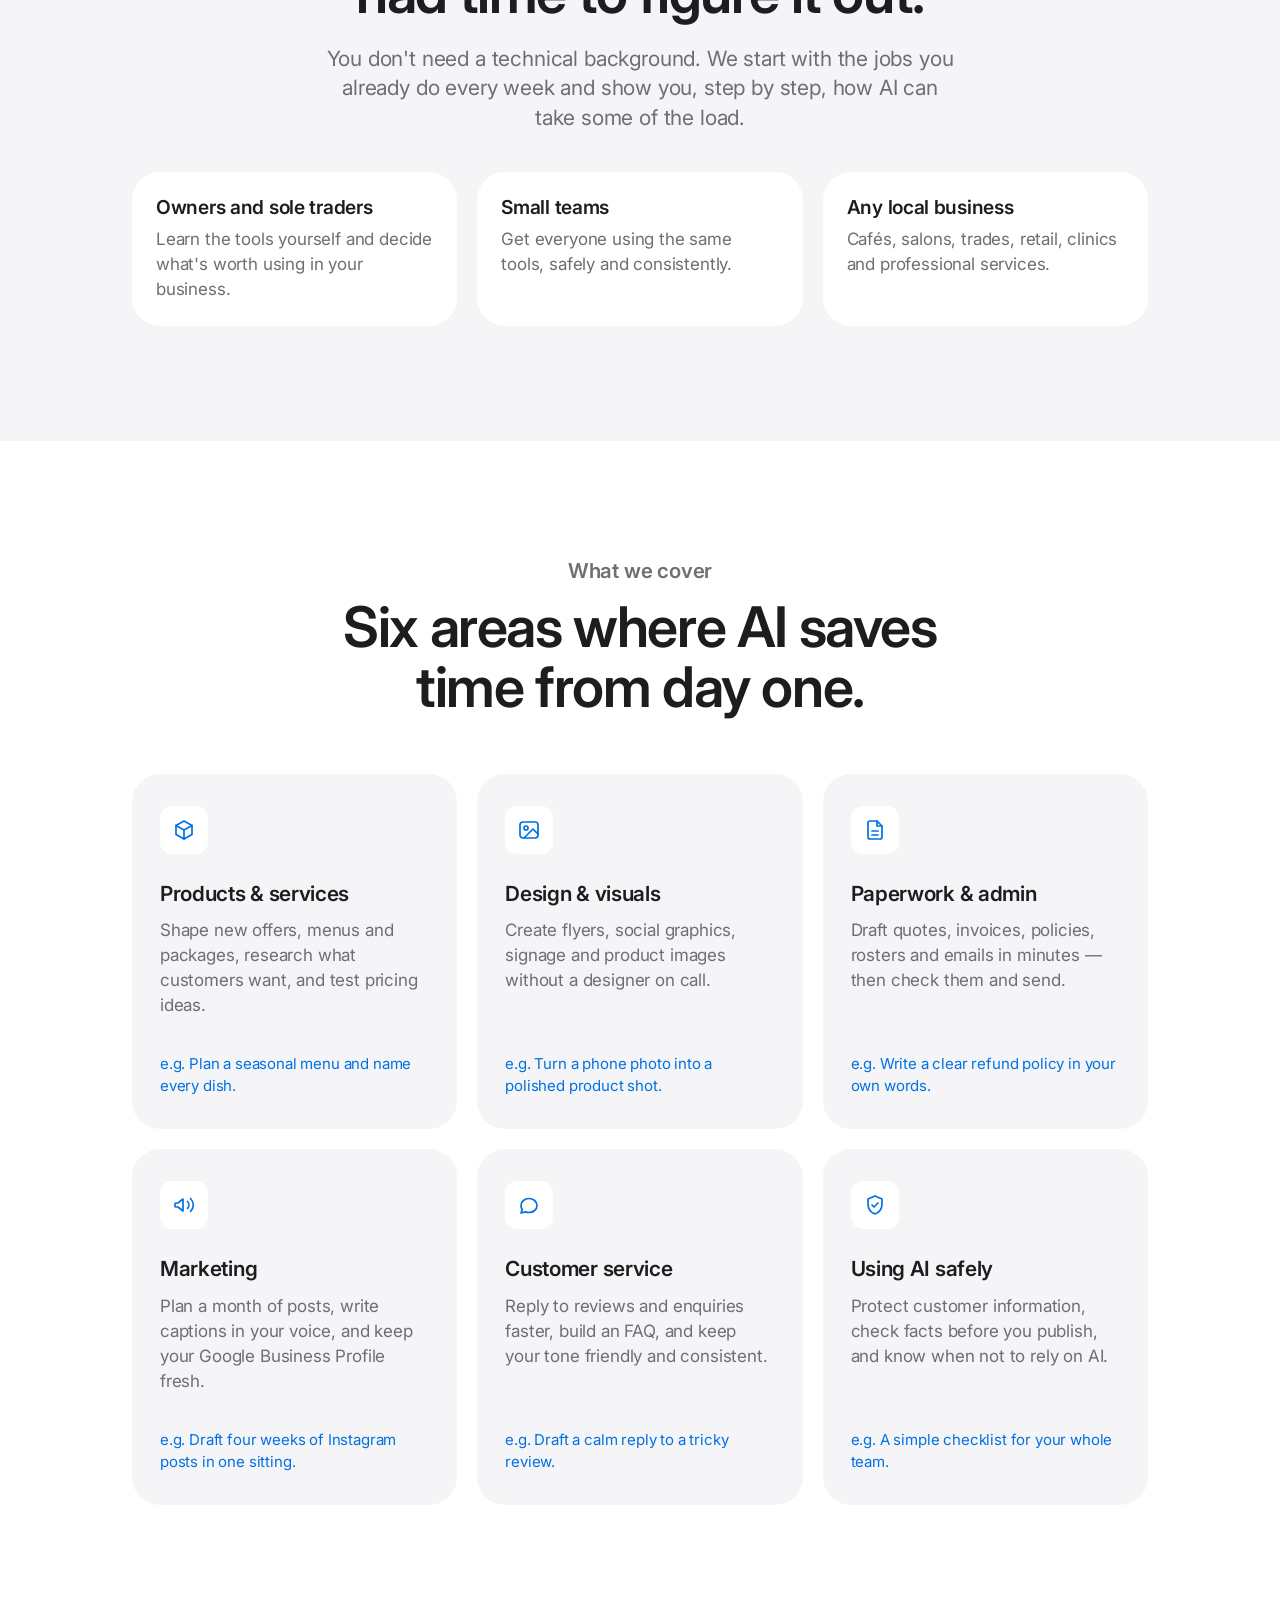
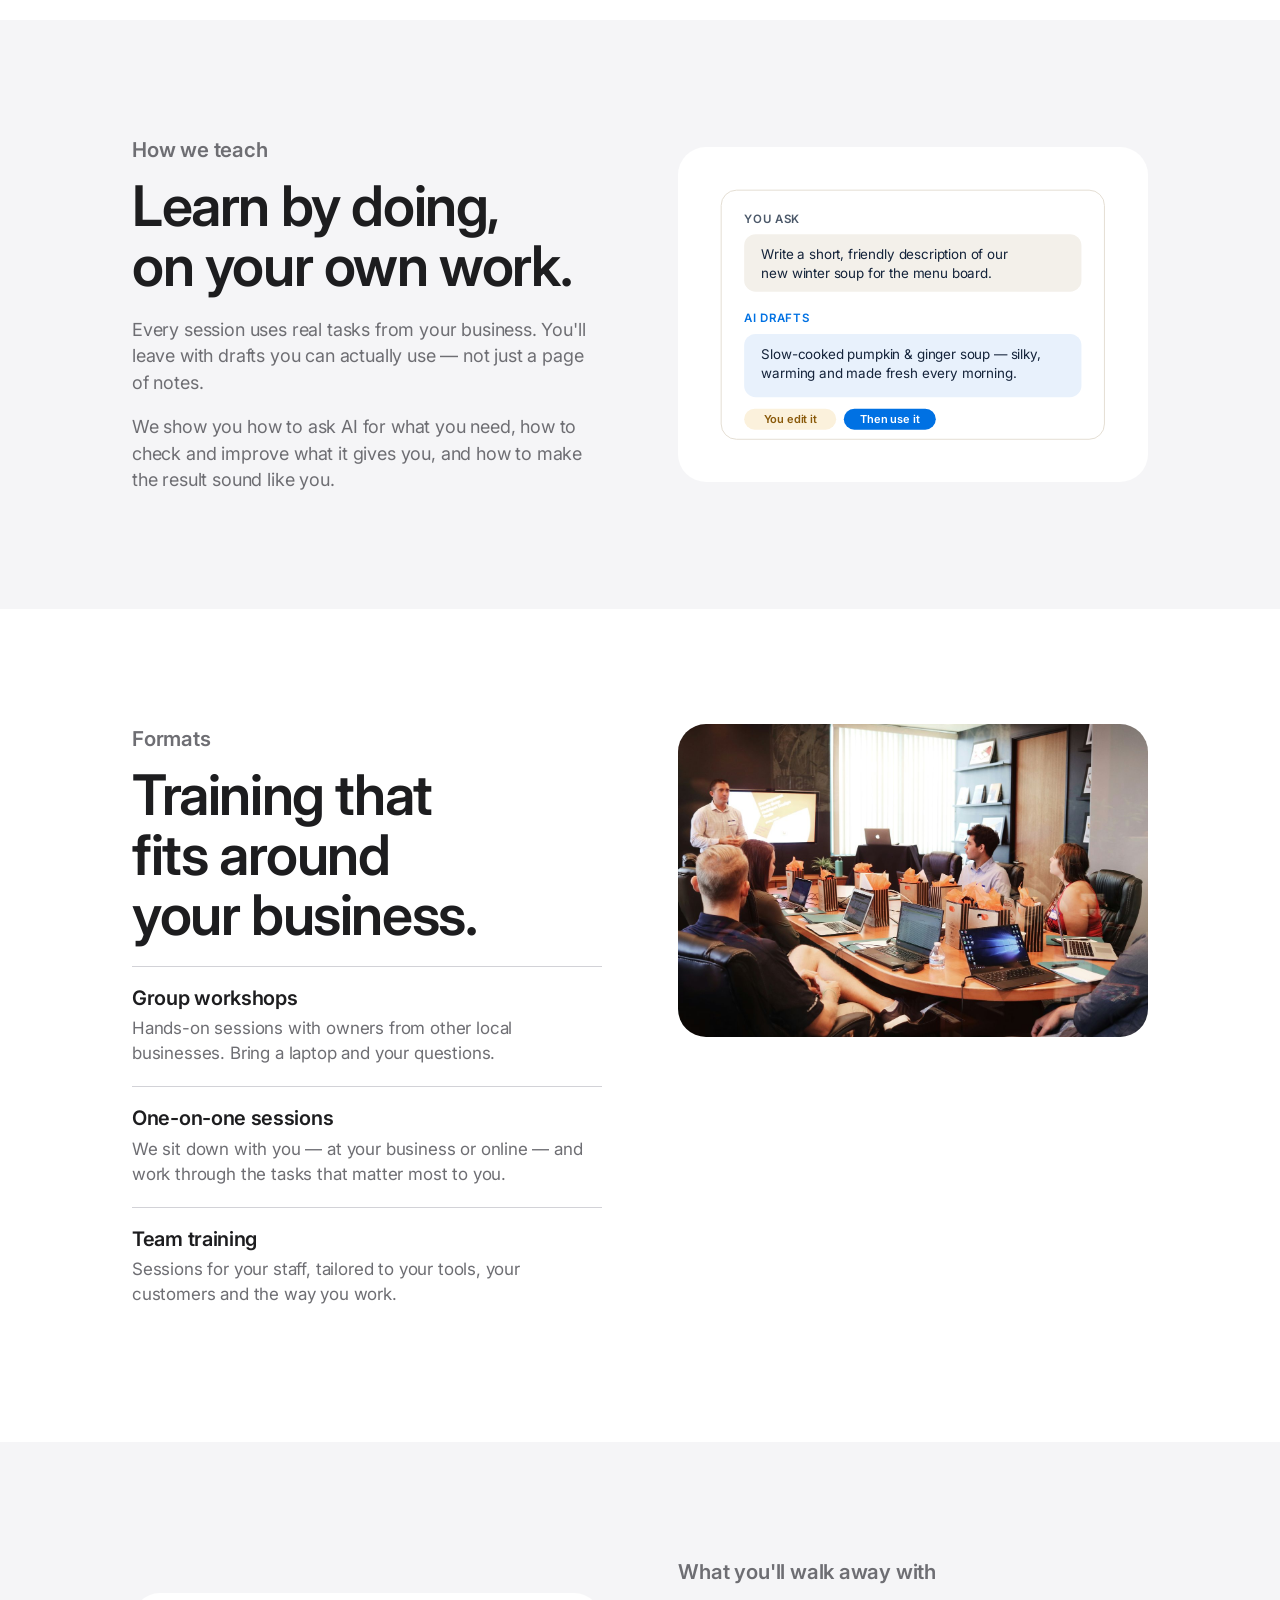
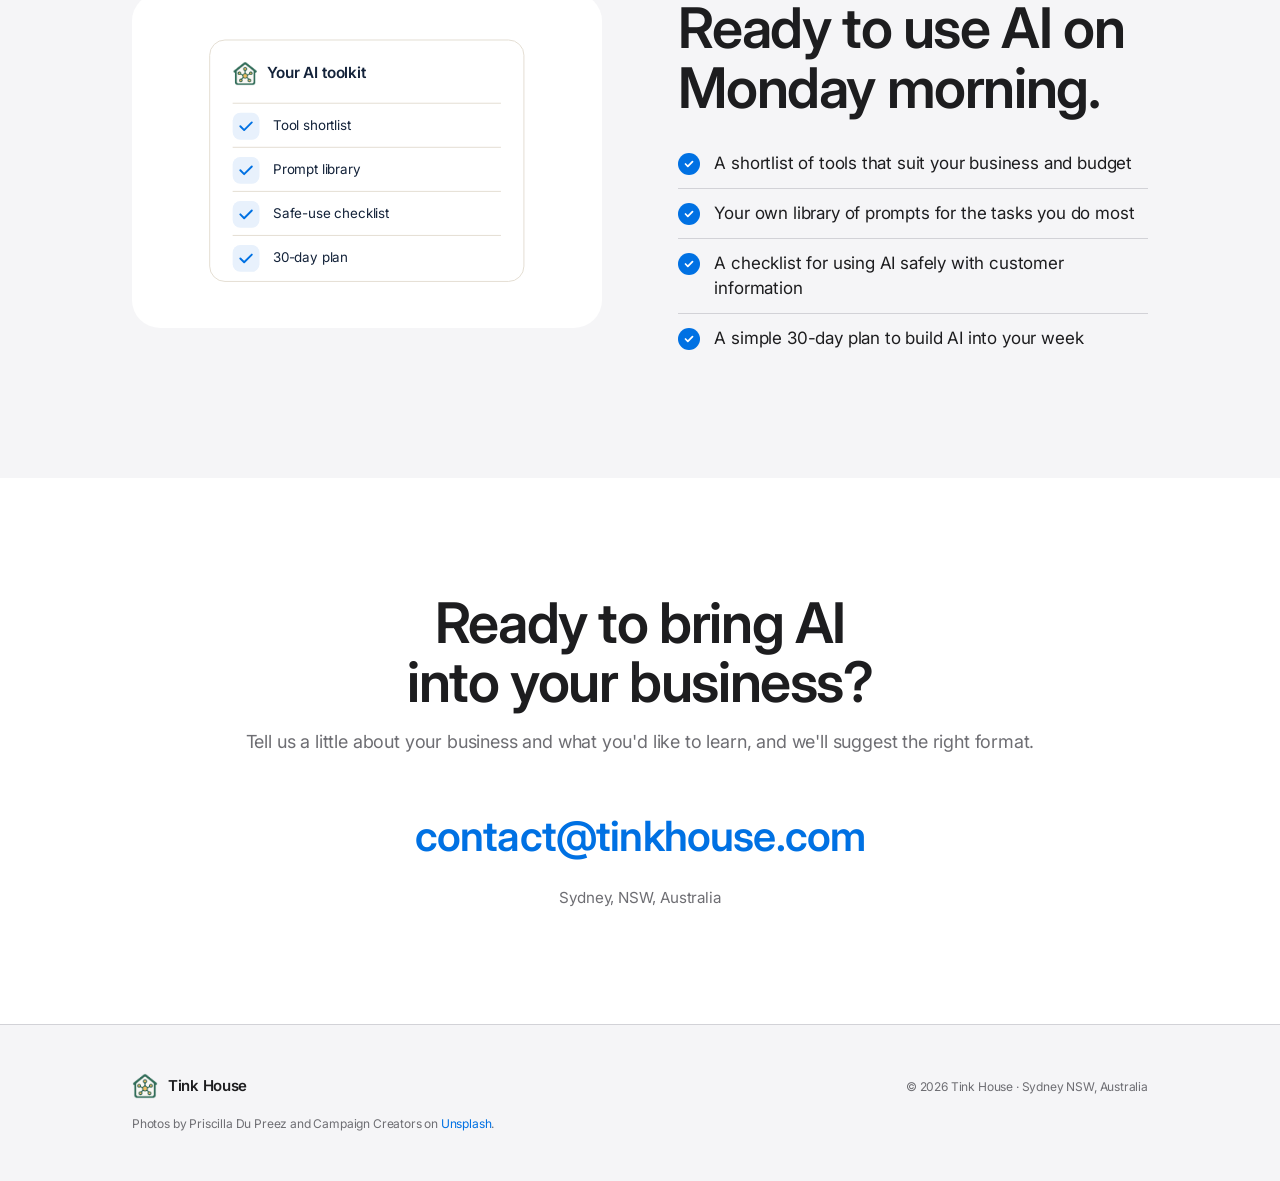
<file: ai-training/index.html>
<!doctype html>
<html lang="en-AU">
<head>
  <meta charset="utf-8">
  <meta name="viewport" content="width=device-width, initial-scale=1">
  <title>AI training for small businesses — Tink House</title>
  <meta name="description" content="Practical, plain-English AI training for small-business owners and teams in Sydney — product design, visuals, paperwork, marketing and customer service.">
  <link rel="canonical" href="https://www.tinkhouse.com/ai-training/">
  <meta name="theme-color" content="#FAF8F4">

  <meta property="og:type" content="website">
  <meta property="og:site_name" content="Tink House">
  <meta property="og:title" content="AI training for small businesses — Tink House">
  <meta property="og:description" content="Practical, plain-English training that shows owners and their teams how to use AI for the everyday work of running a business.">
  <meta property="og:url" content="https://www.tinkhouse.com/ai-training/">
  <meta property="og:image" content="https://www.tinkhouse.com/assets/img/og-image.png">
  <meta property="og:image:width" content="1200">
  <meta property="og:image:height" content="630">
  <meta property="og:locale" content="en_AU">
  <meta name="twitter:card" content="summary_large_image">

  <link rel="icon" href="/favicon.ico" sizes="48x48">
  <link rel="icon" href="/assets/img/favicon-32x32.png" type="image/png" sizes="32x32">
  <link rel="apple-touch-icon" href="/assets/img/apple-touch-icon.png">
  <link rel="preconnect" href="https://fonts.googleapis.com">
  <link rel="preconnect" href="https://fonts.gstatic.com" crossorigin>
  <link href="https://fonts.googleapis.com/css2?family=Inter:wght@400;500;600&display=swap" rel="stylesheet">
  <link rel="stylesheet" href="/assets/css/style.css">
  <script src="/assets/js/main.js" defer></script>
</head>
<body>
  <a class="skip-link" href="#main">Skip to content</a>

  <header class="site-header">
    <div class="container header-inner">
      <a class="brand" href="/" aria-label="Tink House home">
        <img src="/assets/img/logo.png" alt="" width="32" height="32">
        <span>Tink House</span>
      </a>
      <button class="nav-toggle" type="button" aria-expanded="false" aria-controls="site-nav">
        <span class="sr-only">Menu</span>
        <svg viewBox="0 0 24 24" width="24" height="24" aria-hidden="true"><path d="M4 7h16M4 12h16M4 17h16" /></svg>
      </button>
      <nav id="site-nav" class="site-nav" aria-label="Main">
        <a href="/#opportunity">Opportunity</a>
        <a href="/#building">Agents</a>
        <a href="/ai-training/" aria-current="page">AI training</a>
        <a href="/marketing/">Marketing</a>
        <a href="#contact" class="nav-cta">Contact</a>
      </nav>
    </div>
  </header>

  <main id="main">
    <!-- Hero -->
    <section class="hero" id="top">
      <div class="container hero-grid">
        <div class="hero-copy">
          <p class="eyebrow">AI training</p>
          <h1>Put AI to work in your business.</h1>
          <p class="lede">Practical, plain-English training that shows small-business owners and their teams how to use AI for the everyday work of running a business — from designing products to answering customers.</p>
          <div class="actions">
            <a class="btn btn-primary" href="mailto:contact@tinkhouse.com?subject=AI%20training">Ask about training</a>
            <a class="btn btn-ghost" href="#modules">What we cover</a>
          </div>
        </div>
        <figure class="hero-photo">
          <img src="/assets/img/photos/training-hero.jpg" alt="Two people working through a task together on a laptop" width="1000" height="1250" fetchpriority="high">
        </figure>
      </div>
    </section>

    <!-- Who it's for -->
    <section class="section section-alt" aria-labelledby="who-title">
      <div class="container">
        <p class="eyebrow">Who it's for</p>
        <h2 id="who-title">For owners who keep hearing about AI, but haven't had time to figure it out.</h2>
        <p class="section-intro">You don't need a technical background. We start with the jobs you already do every week and show you, step by step, how AI can take some of the load.</p>

        <ul class="mini-tiles">
          <li>
            <h3>Owners and sole traders</h3>
            <p>Learn the tools yourself and decide what's worth using in your business.</p>
          </li>
          <li>
            <h3>Small teams</h3>
            <p>Get everyone using the same tools, safely and consistently.</p>
          </li>
          <li>
            <h3>Any local business</h3>
            <p>Cafés, salons, trades, retail, clinics and professional services.</p>
          </li>
        </ul>
      </div>
    </section>

    <!-- Modules -->
    <section class="section" id="modules" aria-labelledby="modules-title">
      <div class="container">
        <p class="eyebrow">What we cover</p>
        <h2 id="modules-title">Six areas where AI saves time from day one.</h2>

        <div class="cards cards-6">
          <article class="card">
            <div class="card-icon" aria-hidden="true">
              <svg viewBox="0 0 24 24"><path d="M4 7.5 12 3l8 4.5v9L12 21l-8-4.5z"/><path d="M4 7.5 12 12l8-4.5M12 12v9"/></svg>
            </div>
            <h3>Products &amp; services</h3>
            <p>Shape new offers, menus and packages, research what customers want, and test pricing ideas.</p>
            <p class="card-example">e.g. Plan a seasonal menu and name every dish.</p>
          </article>

          <article class="card">
            <div class="card-icon" aria-hidden="true">
              <svg viewBox="0 0 24 24"><rect x="3" y="4" width="18" height="16" rx="3"/><circle cx="9" cy="10" r="2"/><path d="m21 16-5-5-9 9"/></svg>
            </div>
            <h3>Design &amp; visuals</h3>
            <p>Create flyers, social graphics, signage and product images without a designer on call.</p>
            <p class="card-example">e.g. Turn a phone photo into a polished product shot.</p>
          </article>

          <article class="card">
            <div class="card-icon" aria-hidden="true">
              <svg viewBox="0 0 24 24"><path d="M14 3H7a2 2 0 0 0-2 2v14a2 2 0 0 0 2 2h10a2 2 0 0 0 2-2V8z"/><path d="M14 3v5h5M9 13h6M9 17h6"/></svg>
            </div>
            <h3>Paperwork &amp; admin</h3>
            <p>Draft quotes, invoices, policies, rosters and emails in minutes — then check them and send.</p>
            <p class="card-example">e.g. Write a clear refund policy in your own words.</p>
          </article>

          <article class="card">
            <div class="card-icon" aria-hidden="true">
              <svg viewBox="0 0 24 24"><path d="M3 11v2a1 1 0 0 0 1 1h2l5 4V6L6 10H4a1 1 0 0 0-1 1z"/><path d="M15.5 8.5a5 5 0 0 1 0 7M18.5 5.5a9 9 0 0 1 0 13"/></svg>
            </div>
            <h3>Marketing</h3>
            <p>Plan a month of posts, write captions in your voice, and keep your Google Business Profile fresh.</p>
            <p class="card-example">e.g. Draft four weeks of Instagram posts in one sitting.</p>
          </article>

          <article class="card">
            <div class="card-icon" aria-hidden="true">
              <svg viewBox="0 0 24 24"><path d="M20 12.5c0 4-3.6 7-8 7-1.2 0-2.3-.2-3.3-.6L4 20l1.2-3.6C4.4 15.3 4 14 4 12.5c0-4 3.6-7 8-7s8 3 8 7z"/></svg>
            </div>
            <h3>Customer service</h3>
            <p>Reply to reviews and enquiries faster, build an FAQ, and keep your tone friendly and consistent.</p>
            <p class="card-example">e.g. Draft a calm reply to a tricky review.</p>
          </article>

          <article class="card">
            <div class="card-icon" aria-hidden="true">
              <svg viewBox="0 0 24 24"><path d="M12 3 5 6v5c0 4.5 3 8.4 7 10 4-1.6 7-5.5 7-10V6z"/><path d="m9 12 2 2 4-4"/></svg>
            </div>
            <h3>Using AI safely</h3>
            <p>Protect customer information, check facts before you publish, and know when not to rely on AI.</p>
            <p class="card-example">e.g. A simple checklist for your whole team.</p>
          </article>
        </div>
      </div>
    </section>

    <!-- Learn by doing -->
    <section class="section section-alt" aria-labelledby="doing-title">
      <div class="container split-media">
        <div>
          <p class="eyebrow">How we teach</p>
          <h2 id="doing-title">Learn by doing, on your own work.</h2>
          <p class="split-text">Every session uses real tasks from your business. You'll leave with drafts you can actually use — not just a page of notes.</p>
          <p class="split-text">We show you how to ask AI for what you need, how to check and improve what it gives you, and how to make the result sound like you.</p>
        </div>
        <figure class="illus">
          <svg viewBox="0 0 440 300" role="img" aria-label="Illustration: an owner asks AI to write a menu description and gets a draft back to edit">
            <g font-family="Inter, system-ui, sans-serif">
              <rect x="20" y="20" width="400" height="260" rx="16" fill="#fff" stroke="#E3DDD2"/>
              <text x="44" y="54" font-size="12" font-weight="600" fill="#4B5869" letter-spacing=".06em">YOU ASK</text>
              <rect x="44" y="66" width="352" height="60" rx="12" fill="#F3F0EA"/>
              <text x="62" y="92" font-size="14" fill="#14233A">Write a short, friendly description of our</text>
              <text x="62" y="112" font-size="14" fill="#14233A">new winter soup for the menu board.</text>

              <text x="44" y="158" font-size="12" font-weight="600" fill="#0071E3" letter-spacing=".06em">AI DRAFTS</text>
              <rect x="44" y="170" width="352" height="66" rx="12" fill="#E8F1FC"/>
              <text x="62" y="196" font-size="14" fill="#14233A">Slow-cooked pumpkin &amp; ginger soup — silky,</text>
              <text x="62" y="216" font-size="14" fill="#14233A">warming and made fresh every morning.</text>

              <rect x="44" y="248" width="96" height="22" rx="11" fill="#FBF1DC"/>
              <text x="92" y="263" font-size="11.5" font-weight="600" fill="#8A5A0B" text-anchor="middle">You edit it</text>
              <rect x="148" y="248" width="96" height="22" rx="11" fill="#0071E3"/>
              <text x="196" y="263" font-size="11.5" font-weight="600" fill="#fff" text-anchor="middle">Then use it</text>
            </g>
          </svg>
        </figure>
      </div>
    </section>

    <!-- Formats -->
    <section class="section" aria-labelledby="formats-title">
      <div class="container">
        <div class="split-media split-media-top">
          <div>
            <p class="eyebrow">Formats</p>
            <h2 id="formats-title">Training that fits around your business.</h2>
            <ul class="format-list">
              <li>
                <h3>Group workshops</h3>
                <p>Hands-on sessions with owners from other local businesses. Bring a laptop and your questions.</p>
              </li>
              <li>
                <h3>One-on-one sessions</h3>
                <p>We sit down with you — at your business or online — and work through the tasks that matter most to you.</p>
              </li>
              <li>
                <h3>Team training</h3>
                <p>Sessions for your staff, tailored to your tools, your customers and the way you work.</p>
              </li>
            </ul>
          </div>
          <figure class="photo">
            <img src="/assets/img/photos/training-workshop.jpg" alt="A presenter leading a hands-on workshop for a small group with laptops around a table" width="1400" height="933" loading="lazy">
          </figure>
        </div>
      </div>
    </section>

    <!-- Takeaways -->
    <section class="section section-alt" aria-labelledby="takeaways-title">
      <div class="container split-media split-media-reverse">
        <div>
          <p class="eyebrow">What you'll walk away with</p>
          <h2 id="takeaways-title">Ready to use AI on Monday morning.</h2>
          <ul class="checklist">
            <li>A shortlist of tools that suit your business and budget</li>
            <li>Your own library of prompts for the tasks you do most</li>
            <li>A checklist for using AI safely with customer information</li>
            <li>A simple 30-day plan to build AI into your week</li>
          </ul>
        </div>
        <figure class="illus">
          <svg viewBox="0 0 440 300" role="img" aria-label="Illustration: a toolkit card listing a tool shortlist, a prompt library, a safe-use checklist and a 30-day plan">
            <g font-family="Inter, system-ui, sans-serif">
              <rect x="56" y="24" width="328" height="252" rx="16" fill="#fff" stroke="#E3DDD2"/>
              <image href="/assets/img/logo.png" x="80" y="46" width="26" height="26"/>
              <text x="116" y="64" font-size="16" font-weight="600" fill="#14233A">Your AI toolkit</text>
              <g stroke="#E3DDD2"><path d="M80 90h280M80 136h280M80 182h280M80 228h280"/></g>
              <g font-size="14" fill="#14233A">
                <text x="122" y="118">Tool shortlist</text>
                <text x="122" y="164">Prompt library</text>
                <text x="122" y="210">Safe-use checklist</text>
                <text x="122" y="256">30-day plan</text>
              </g>
              <g fill="#E8F1FC">
                <rect x="80" y="100" width="28" height="28" rx="8"/>
                <rect x="80" y="146" width="28" height="28" rx="8"/>
                <rect x="80" y="192" width="28" height="28" rx="8"/>
                <rect x="80" y="238" width="28" height="28" rx="8"/>
              </g>
              <g fill="none" stroke="#0071E3" stroke-width="2" stroke-linecap="round" stroke-linejoin="round">
                <path d="m88 114 4 4 8-8M88 160l4 4 8-8M88 206l4 4 8-8M88 252l4 4 8-8"/>
              </g>
            </g>
          </svg>
        </figure>
      </div>
    </section>

    <!-- Contact -->
    <section class="section contact" id="contact" aria-labelledby="contact-title">
      <div class="container">
        <h2 id="contact-title">Ready to bring AI into your business?</h2>
        <p>Tell us a little about your business and what you'd like to learn, and we'll suggest the right format.</p>
        <a class="contact-email" href="mailto:contact@tinkhouse.com?subject=AI%20training">contact@tinkhouse.com</a>
        <p class="contact-place">Sydney, NSW, Australia</p>
      </div>
    </section>
  </main>

  <footer class="site-footer">
    <div class="container">
      <div class="footer-top">
        <a class="brand brand-small" href="/">
          <img src="/assets/img/logo.png" alt="" width="24" height="24">
          <span>Tink House</span>
        </a>
        <p>&copy; <span data-year>2026</span> Tink House · Sydney NSW, Australia</p>
      </div>
      <p class="credits">Photos by Priscilla Du Preez and Campaign Creators on <a href="https://unsplash.com" rel="noopener">Unsplash</a>.</p>
    </div>
  </footer>
</body>
</html>
</file>
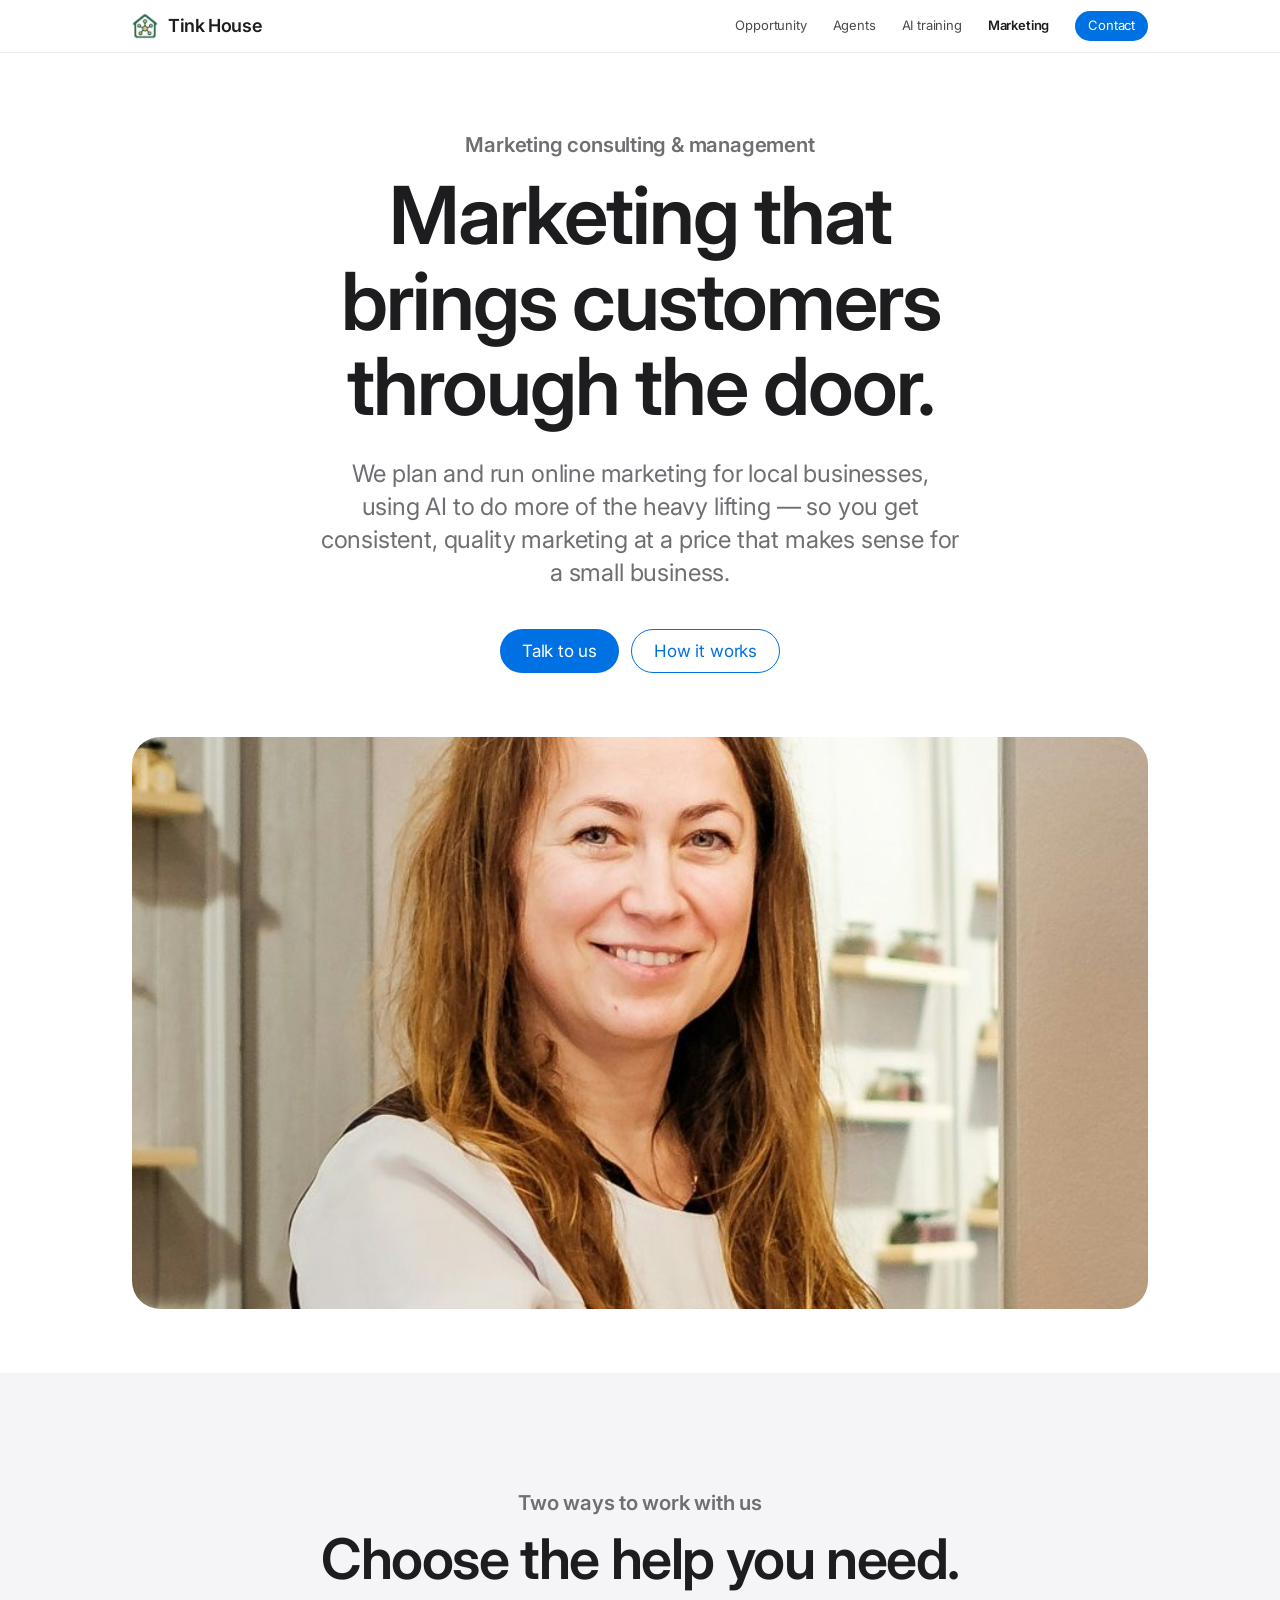
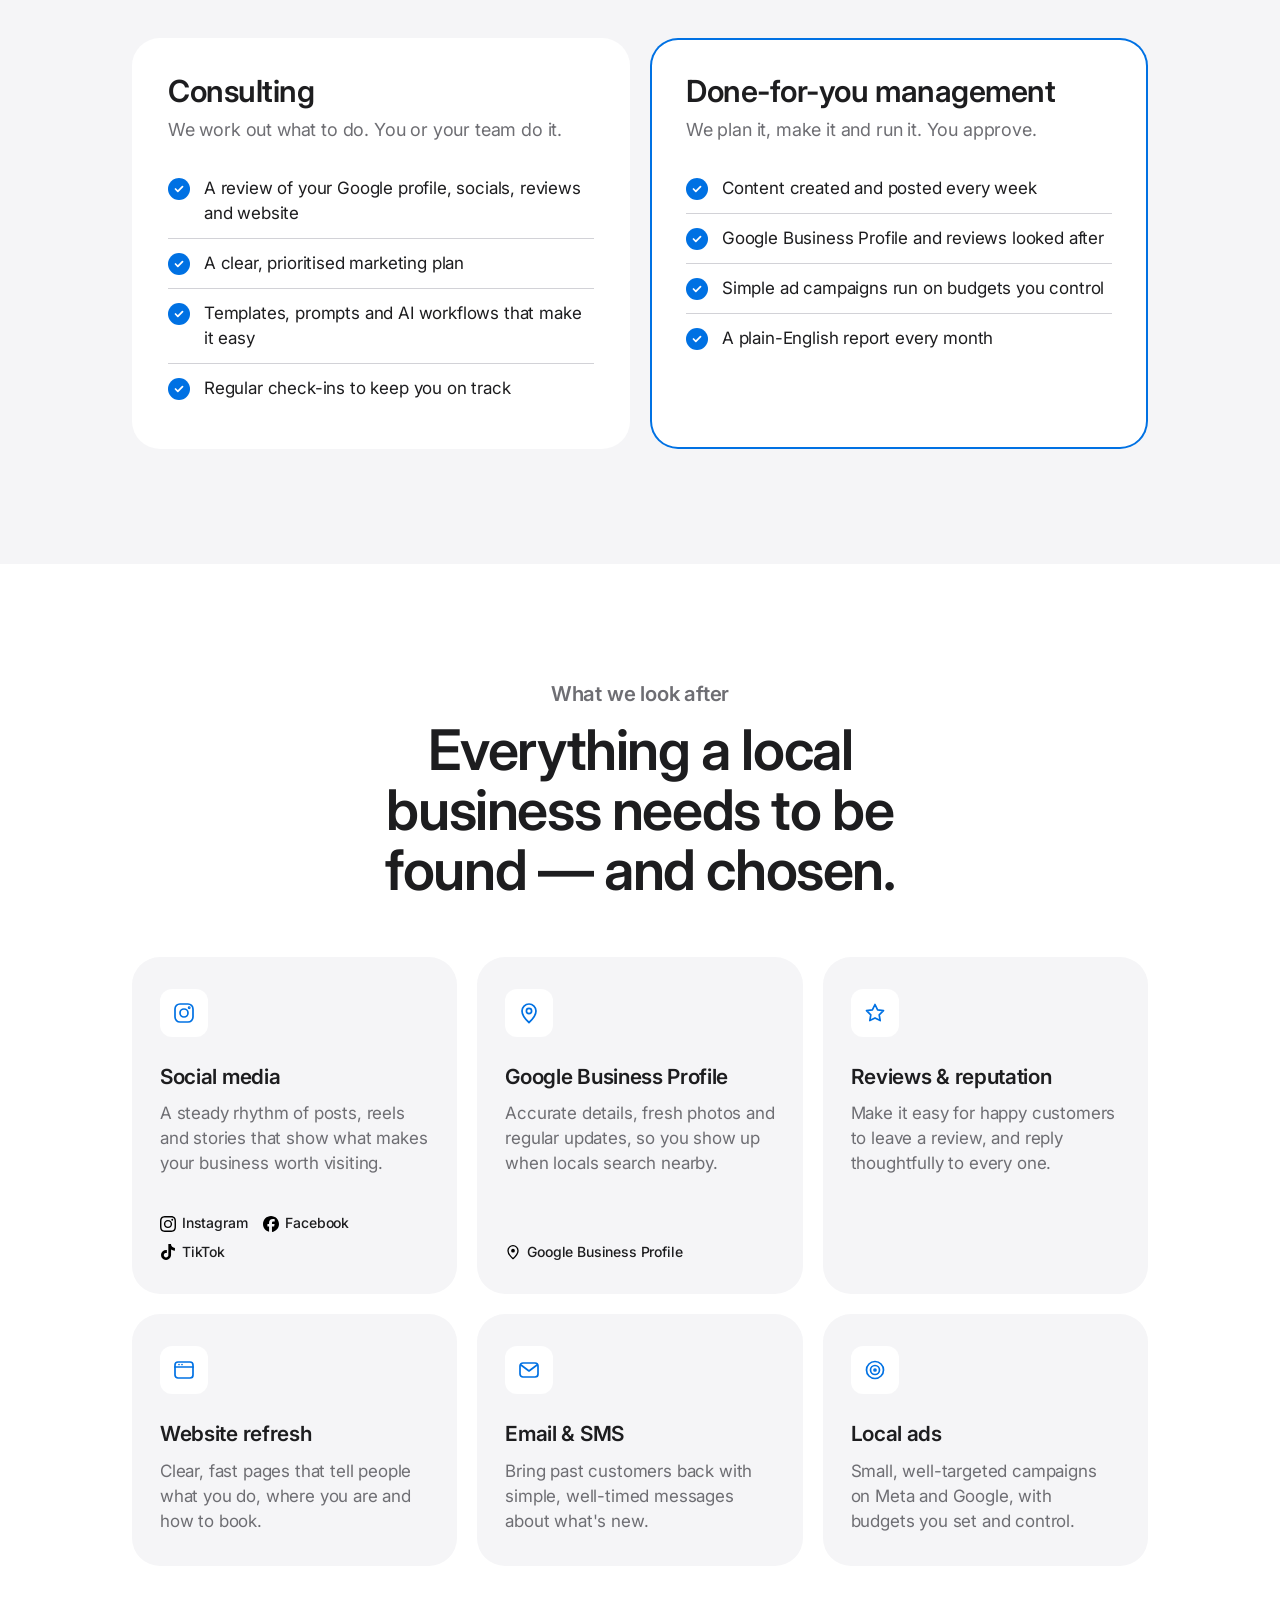
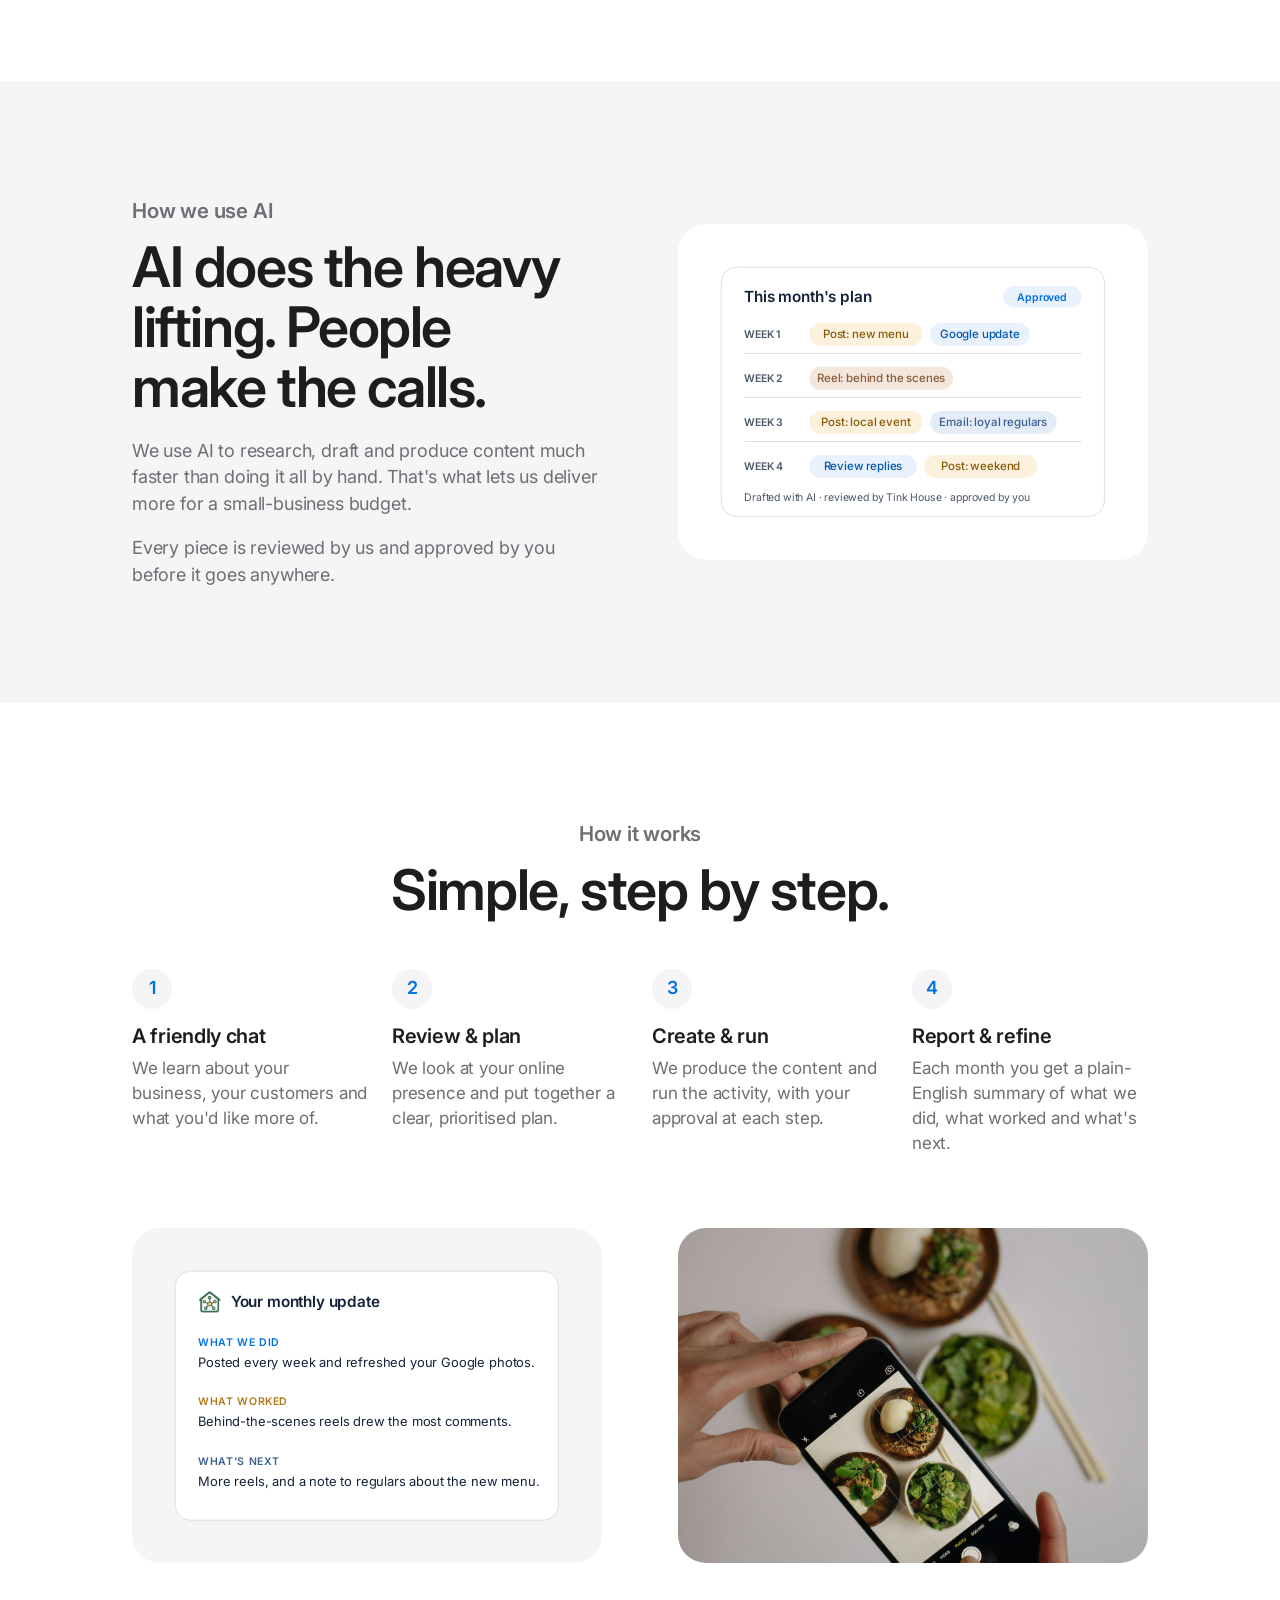
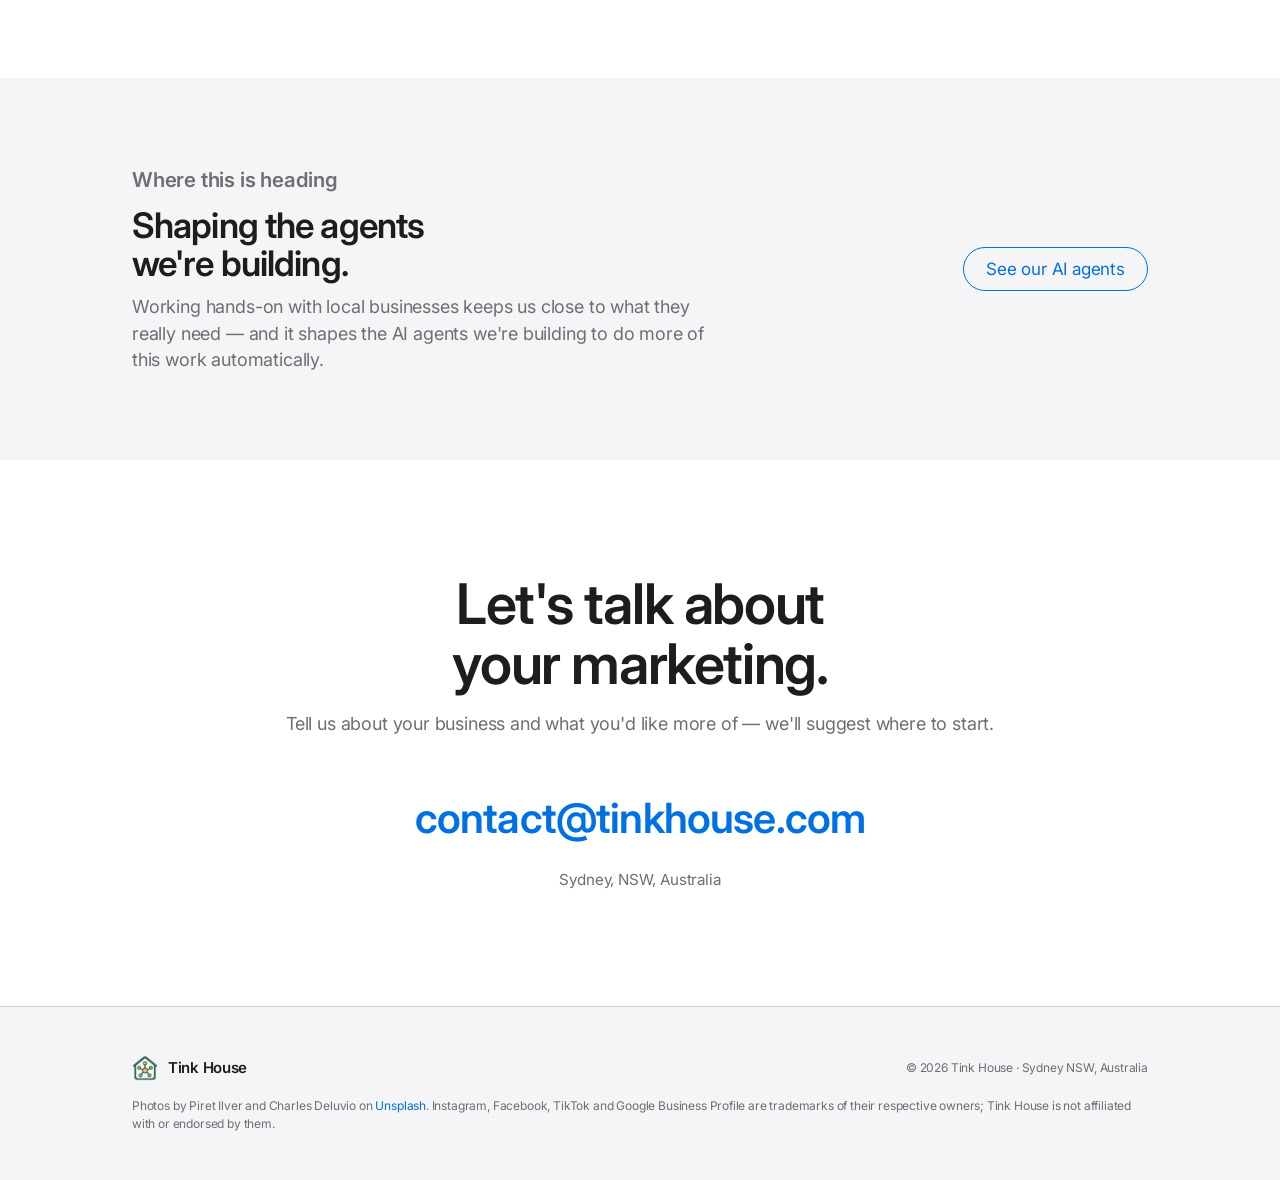
<file: marketing/index.html>
<!doctype html>
<html lang="en-AU">
<head>
  <meta charset="utf-8">
  <meta name="viewport" content="width=device-width, initial-scale=1">
  <title>AI-powered marketing consulting &amp; management — Tink House</title>
  <meta name="description" content="Tink House plans and runs online marketing for local businesses in Sydney, using AI to do more of the heavy lifting — social media, Google Business Profile, reviews, websites and local ads.">
  <link rel="canonical" href="https://www.tinkhouse.com/marketing/">
  <meta name="theme-color" content="#FAF8F4">

  <meta property="og:type" content="website">
  <meta property="og:site_name" content="Tink House">
  <meta property="og:title" content="AI-powered marketing consulting & management — Tink House">
  <meta property="og:description" content="We plan and run online marketing for local businesses, using AI to do more of the heavy lifting.">
  <meta property="og:url" content="https://www.tinkhouse.com/marketing/">
  <meta property="og:image" content="https://www.tinkhouse.com/assets/img/og-image.png">
  <meta property="og:image:width" content="1200">
  <meta property="og:image:height" content="630">
  <meta property="og:locale" content="en_AU">
  <meta name="twitter:card" content="summary_large_image">

  <link rel="icon" href="/favicon.ico" sizes="48x48">
  <link rel="icon" href="/assets/img/favicon-32x32.png" type="image/png" sizes="32x32">
  <link rel="apple-touch-icon" href="/assets/img/apple-touch-icon.png">
  <link rel="preconnect" href="https://fonts.googleapis.com">
  <link rel="preconnect" href="https://fonts.gstatic.com" crossorigin>
  <link href="https://fonts.googleapis.com/css2?family=Inter:wght@400;500;600&display=swap" rel="stylesheet">
  <link rel="stylesheet" href="/assets/css/style.css">
  <script src="/assets/js/main.js" defer></script>
</head>
<body>
  <a class="skip-link" href="#main">Skip to content</a>
  <!-- Channel icons: Instagram, Facebook, TikTok glyphs from Simple Icons v16.34.0 (CC0); trademarks of their owners -->
  <svg class="sprite" aria-hidden="true" focusable="false">
    <symbol id="icon-instagram" viewBox="0 0 24 24"><path d="M7.0301.084c-1.2768.0602-2.1487.264-2.911.5634-.7888.3075-1.4575.72-2.1228 1.3877-.6652.6677-1.075 1.3368-1.3802 2.127-.2954.7638-.4956 1.6365-.552 2.914-.0564 1.2775-.0689 1.6882-.0626 4.947.0062 3.2586.0206 3.6671.0825 4.9473.061 1.2765.264 2.1482.5635 2.9107.308.7889.72 1.4573 1.388 2.1228.6679.6655 1.3365 1.0743 2.1285 1.38.7632.295 1.6361.4961 2.9134.552 1.2773.056 1.6884.069 4.9462.0627 3.2578-.0062 3.668-.0207 4.9478-.0814 1.28-.0607 2.147-.2652 2.9098-.5633.7889-.3086 1.4578-.72 2.1228-1.3881.665-.6682 1.0745-1.3378 1.3795-2.1284.2957-.7632.4966-1.636.552-2.9124.056-1.2809.0692-1.6898.063-4.948-.0063-3.2583-.021-3.6668-.0817-4.9465-.0607-1.2797-.264-2.1487-.5633-2.9117-.3084-.7889-.72-1.4568-1.3876-2.1228C21.2982 1.33 20.628.9208 19.8378.6165 19.074.321 18.2017.1197 16.9244.0645 15.6471.0093 15.236-.005 11.977.0014 8.718.0076 8.31.0215 7.0301.0839m.1402 21.6932c-1.17-.0509-1.8053-.2453-2.2287-.408-.5606-.216-.96-.4771-1.3819-.895-.422-.4178-.6811-.8186-.9-1.378-.1644-.4234-.3624-1.058-.4171-2.228-.0595-1.2645-.072-1.6442-.079-4.848-.007-3.2037.0053-3.583.0607-4.848.05-1.169.2456-1.805.408-2.2282.216-.5613.4762-.96.895-1.3816.4188-.4217.8184-.6814 1.3783-.9003.423-.1651 1.0575-.3614 2.227-.4171 1.2655-.06 1.6447-.072 4.848-.079 3.2033-.007 3.5835.005 4.8495.0608 1.169.0508 1.8053.2445 2.228.408.5608.216.96.4754 1.3816.895.4217.4194.6816.8176.9005 1.3787.1653.4217.3617 1.056.4169 2.2263.0602 1.2655.0739 1.645.0796 4.848.0058 3.203-.0055 3.5834-.061 4.848-.051 1.17-.245 1.8055-.408 2.2294-.216.5604-.4763.96-.8954 1.3814-.419.4215-.8181.6811-1.3783.9-.4224.1649-1.0577.3617-2.2262.4174-1.2656.0595-1.6448.072-4.8493.079-3.2045.007-3.5825-.006-4.848-.0608M16.953 5.5864A1.44 1.44 0 1 0 18.39 4.144a1.44 1.44 0 0 0-1.437 1.4424M5.8385 12.012c.0067 3.4032 2.7706 6.1557 6.173 6.1493 3.4026-.0065 6.157-2.7701 6.1506-6.1733-.0065-3.4032-2.771-6.1565-6.174-6.1498-3.403.0067-6.156 2.771-6.1496 6.1738M8 12.0077a4 4 0 1 1 4.008 3.9921A3.9996 3.9996 0 0 1 8 12.0077"/></symbol>
    <symbol id="icon-facebook" viewBox="0 0 24 24"><path d="M9.101 23.691v-7.98H6.627v-3.667h2.474v-1.58c0-4.085 1.848-5.978 5.858-5.978.401 0 .955.042 1.468.103a8.68 8.68 0 0 1 1.141.195v3.325a8.623 8.623 0 0 0-.653-.036 26.805 26.805 0 0 0-.733-.009c-.707 0-1.259.096-1.675.309a1.686 1.686 0 0 0-.679.622c-.258.42-.374.995-.374 1.752v1.297h3.919l-.386 2.103-.287 1.564h-3.246v8.245C19.396 23.238 24 18.179 24 12.044c0-6.627-5.373-12-12-12s-12 5.373-12 12c0 5.628 3.874 10.35 9.101 11.647Z"/></symbol>
    <symbol id="icon-tiktok" viewBox="0 0 24 24"><path d="M12.525.02c1.31-.02 2.61-.01 3.91-.02.08 1.53.63 3.09 1.75 4.17 1.12 1.11 2.7 1.62 4.24 1.79v4.03c-1.44-.05-2.89-.35-4.2-.97-.57-.26-1.1-.59-1.62-.93-.01 2.92.01 5.84-.02 8.75-.08 1.4-.54 2.79-1.35 3.94-1.31 1.92-3.58 3.17-5.91 3.21-1.43.08-2.86-.31-4.08-1.03-2.02-1.19-3.44-3.37-3.65-5.71-.02-.5-.03-1-.01-1.49.18-1.9 1.12-3.72 2.58-4.96 1.66-1.44 3.98-2.13 6.15-1.72.02 1.48-.04 2.96-.04 4.44-.99-.32-2.15-.23-3.02.37-.63.41-1.11 1.04-1.36 1.75-.21.51-.15 1.07-.14 1.61.24 1.64 1.82 3.02 3.5 2.87 1.12-.01 2.19-.66 2.77-1.61.19-.33.4-.67.41-1.06.1-1.79.06-3.57.07-5.36.01-4.03-.01-8.05.02-12.07z"/></symbol>
    <symbol id="icon-gbp" viewBox="0 0 24 24"><path fill="none" stroke="currentColor" stroke-width="2" stroke-linejoin="round" d="M12 22s-7.5-6.6-7.5-12a7.5 7.5 0 0 1 15 0c0 5.4-7.5 12-7.5 12z"/><circle cx="12" cy="10" r="2.8"/></symbol>
  </svg>

  <header class="site-header">
    <div class="container header-inner">
      <a class="brand" href="/" aria-label="Tink House home">
        <img src="/assets/img/logo.png" alt="" width="32" height="32">
        <span>Tink House</span>
      </a>
      <button class="nav-toggle" type="button" aria-expanded="false" aria-controls="site-nav">
        <span class="sr-only">Menu</span>
        <svg viewBox="0 0 24 24" width="24" height="24" aria-hidden="true"><path d="M4 7h16M4 12h16M4 17h16" /></svg>
      </button>
      <nav id="site-nav" class="site-nav" aria-label="Main">
        <a href="/#opportunity">Opportunity</a>
        <a href="/#building">Agents</a>
        <a href="/ai-training/">AI training</a>
        <a href="/marketing/" aria-current="page">Marketing</a>
        <a href="#contact" class="nav-cta">Contact</a>
      </nav>
    </div>
  </header>

  <main id="main">
    <!-- Hero -->
    <section class="hero" id="top">
      <div class="container hero-grid">
        <div class="hero-copy">
          <p class="eyebrow">Marketing consulting &amp; management</p>
          <h1>Marketing that brings customers through the door.</h1>
          <p class="lede">We plan and run online marketing for local businesses, using AI to do more of the heavy lifting — so you get consistent, quality marketing at a price that makes sense for a small business.</p>
          <div class="actions">
            <a class="btn btn-primary" href="mailto:contact@tinkhouse.com?subject=Marketing%20help">Talk to us</a>
            <a class="btn btn-ghost" href="#how">How it works</a>
          </div>
        </div>
        <figure class="hero-photo">
          <img src="/assets/img/photos/marketing-hero.jpg" alt="A smiling shop owner serving behind her counter" width="836" height="1045" fetchpriority="high">
        </figure>
      </div>
    </section>

    <!-- Two ways to work -->
    <section class="section section-alt" aria-labelledby="ways-title">
      <div class="container">
        <p class="eyebrow">Two ways to work with us</p>
        <h2 id="ways-title">Choose the help you need.</h2>

        <div class="offer-grid">
          <article class="offer">
            <h3>Consulting</h3>
            <p class="offer-lead">We work out what to do. You or your team do it.</p>
            <ul class="checklist">
              <li>A review of your Google profile, socials, reviews and website</li>
              <li>A clear, prioritised marketing plan</li>
              <li>Templates, prompts and AI workflows that make it easy</li>
              <li>Regular check-ins to keep you on track</li>
            </ul>
          </article>
          <article class="offer offer-featured">
            <h3>Done-for-you management</h3>
            <p class="offer-lead">We plan it, make it and run it. You approve.</p>
            <ul class="checklist">
              <li>Content created and posted every week</li>
              <li>Google Business Profile and reviews looked after</li>
              <li>Simple ad campaigns run on budgets you control</li>
              <li>A plain-English report every month</li>
            </ul>
          </article>
        </div>
      </div>
    </section>

    <!-- What we look after -->
    <section class="section" aria-labelledby="cover-title">
      <div class="container">
        <p class="eyebrow">What we look after</p>
        <h2 id="cover-title">Everything a local business needs to be found — and chosen.</h2>

        <div class="cards cards-6">
          <article class="card">
            <div class="card-icon" aria-hidden="true">
              <svg viewBox="0 0 24 24"><rect x="3" y="3" width="18" height="18" rx="5"/><circle cx="12" cy="12" r="4"/><circle cx="17.2" cy="6.8" r="0.6"/></svg>
            </div>
            <h3>Social media</h3>
            <p>A steady rhythm of posts, reels and stories that show what makes your business worth visiting.</p>
            <ul class="card-channels" aria-label="Channels: Instagram, Facebook and TikTok">
              <li><svg class="channel-icon" aria-hidden="true"><use href="#icon-instagram"/></svg>Instagram</li>
              <li><svg class="channel-icon" aria-hidden="true"><use href="#icon-facebook"/></svg>Facebook</li>
              <li><svg class="channel-icon" aria-hidden="true"><use href="#icon-tiktok"/></svg>TikTok</li>
            </ul>
          </article>

          <article class="card">
            <div class="card-icon" aria-hidden="true">
              <svg viewBox="0 0 24 24"><path d="M12 21.5s-7-6.3-7-11.5a7 7 0 0 1 14 0c0 5.2-7 11.5-7 11.5z"/><circle cx="12" cy="10" r="2.6"/></svg>
            </div>
            <h3>Google Business Profile</h3>
            <p>Accurate details, fresh photos and regular updates, so you show up when locals search nearby.</p>
            <ul class="card-channels" aria-label="Channel: Google Business Profile">
              <li><svg class="channel-icon" aria-hidden="true"><use href="#icon-gbp"/></svg>Google Business Profile</li>
            </ul>
          </article>

          <article class="card">
            <div class="card-icon" aria-hidden="true">
              <svg viewBox="0 0 24 24"><path d="M12 3.5l2.6 5.3 5.9.9-4.3 4.1 1 5.8L12 16.9l-5.2 2.7 1-5.8-4.3-4.1 5.9-.9z"/></svg>
            </div>
            <h3>Reviews &amp; reputation</h3>
            <p>Make it easy for happy customers to leave a review, and reply thoughtfully to every one.</p>
          </article>

          <article class="card">
            <div class="card-icon" aria-hidden="true">
              <svg viewBox="0 0 24 24"><rect x="3" y="4" width="18" height="16" rx="3"/><path d="M3 9h18M7 6.5h.01M10 6.5h.01"/></svg>
            </div>
            <h3>Website refresh</h3>
            <p>Clear, fast pages that tell people what you do, where you are and how to book.</p>
          </article>

          <article class="card">
            <div class="card-icon" aria-hidden="true">
              <svg viewBox="0 0 24 24"><rect x="3" y="5" width="18" height="14" rx="3"/><path d="m4 7 8 6 8-6"/></svg>
            </div>
            <h3>Email &amp; SMS</h3>
            <p>Bring past customers back with simple, well-timed messages about what's new.</p>
          </article>

          <article class="card">
            <div class="card-icon" aria-hidden="true">
              <svg viewBox="0 0 24 24"><circle cx="12" cy="12" r="8.5"/><circle cx="12" cy="12" r="4.5"/><circle cx="12" cy="12" r="1"/></svg>
            </div>
            <h3>Local ads</h3>
            <p>Small, well-targeted campaigns on Meta and Google, with budgets you set and control.</p>
          </article>
        </div>
      </div>
    </section>

    <!-- AI + people -->
    <section class="section section-alt" aria-labelledby="ai-title">
      <div class="container split-media">
        <div>
          <p class="eyebrow">How we use AI</p>
          <h2 id="ai-title">AI does the heavy lifting. People make the calls.</h2>
          <p class="split-text">We use AI to research, draft and produce content much faster than doing it all by hand. That's what lets us deliver more for a small-business budget.</p>
          <p class="split-text">Every piece is reviewed by us and approved by you before it goes anywhere.</p>
        </div>
        <figure class="illus">
          <svg viewBox="0 0 440 300" role="img" aria-label="Illustration: a monthly content plan with posts, a reel, a Google update and an email spread across four weeks">
            <g font-family="Inter, system-ui, sans-serif">
              <rect x="20" y="20" width="400" height="260" rx="16" fill="#fff" stroke="#E3DDD2"/>
              <text x="44" y="56" font-size="16" font-weight="600" fill="#14233A">This month's plan</text>
              <rect x="314" y="40" width="82" height="22" rx="11" fill="#E8F1FC"/>
              <text x="355" y="55" font-size="11" font-weight="600" fill="#0071E3" text-anchor="middle">Approved</text>

              <g font-size="11" font-weight="600" fill="#4B5869">
                <text x="44" y="94">WEEK 1</text>
                <text x="44" y="140">WEEK 2</text>
                <text x="44" y="186">WEEK 3</text>
                <text x="44" y="232">WEEK 4</text>
              </g>
              <g stroke="#E3DDD2"><path d="M44 110h352M44 156h352M44 202h352"/></g>

              <g font-size="12" font-weight="500">
                <rect x="112" y="78" width="118" height="24" rx="12" fill="#FBF1DC"/>
                <text x="171" y="94" fill="#8A5A0B" text-anchor="middle">Post: new menu</text>
                <rect x="238" y="78" width="104" height="24" rx="12" fill="#E8F1FC"/>
                <text x="290" y="94" fill="#0058B0" text-anchor="middle">Google update</text>

                <rect x="112" y="124" width="150" height="24" rx="12" fill="#F3E6DA"/>
                <text x="187" y="140" fill="#8C5A3C" text-anchor="middle">Reel: behind the scenes</text>

                <rect x="112" y="170" width="118" height="24" rx="12" fill="#FBF1DC"/>
                <text x="171" y="186" fill="#8A5A0B" text-anchor="middle">Post: local event</text>
                <rect x="238" y="170" width="132" height="24" rx="12" fill="#E4ECF7"/>
                <text x="304" y="186" fill="#3C5E8F" text-anchor="middle">Email: loyal regulars</text>

                <rect x="112" y="216" width="112" height="24" rx="12" fill="#E8F1FC"/>
                <text x="168" y="232" fill="#0058B0" text-anchor="middle">Review replies</text>
                <rect x="232" y="216" width="118" height="24" rx="12" fill="#FBF1DC"/>
                <text x="291" y="232" fill="#8A5A0B" text-anchor="middle">Post: weekend</text>
              </g>
              <text x="44" y="264" font-size="11" fill="#4B5869">Drafted with AI · reviewed by Tink House · approved by you</text>
            </g>
          </svg>
        </figure>
      </div>
    </section>

    <!-- How it works -->
    <section class="section" id="how" aria-labelledby="how-title">
      <div class="container">
        <p class="eyebrow">How it works</p>
        <h2 id="how-title">Simple, step by step.</h2>

        <ol class="steps">
          <li>
            <h3>A friendly chat</h3>
            <p>We learn about your business, your customers and what you'd like more of.</p>
          </li>
          <li>
            <h3>Review &amp; plan</h3>
            <p>We look at your online presence and put together a clear, prioritised plan.</p>
          </li>
          <li>
            <h3>Create &amp; run</h3>
            <p>We produce the content and run the activity, with your approval at each step.</p>
          </li>
          <li>
            <h3>Report &amp; refine</h3>
            <p>Each month you get a plain-English summary of what we did, what worked and what's next.</p>
          </li>
        </ol>

        <div class="split-media split-media-reverse how-media">
          <figure class="photo">
            <img src="/assets/img/photos/marketing-content.jpg" alt="Someone photographing plates of food with a phone for social media" width="1400" height="933" loading="lazy">
          </figure>
          <figure class="illus">
            <svg viewBox="0 0 440 300" role="img" aria-label="Illustration: a plain-English monthly report with what we did, what worked and what's next">
              <g font-family="Inter, system-ui, sans-serif">
                <rect x="20" y="20" width="400" height="260" rx="16" fill="#fff" stroke="#E3DDD2"/>
                <image href="/assets/img/logo.png" x="44" y="40" width="24" height="24"/>
                <text x="78" y="57" font-size="16" font-weight="600" fill="#14233A">Your monthly update</text>

                <text x="44" y="98" font-size="11" font-weight="600" fill="#0071E3" letter-spacing=".06em">WHAT WE DID</text>
                <text x="44" y="120" font-size="13.5" fill="#14233A">Posted every week and refreshed your Google photos.</text>

                <text x="44" y="160" font-size="11" font-weight="600" fill="#B07A16" letter-spacing=".06em">WHAT WORKED</text>
                <text x="44" y="182" font-size="13.5" fill="#14233A">Behind-the-scenes reels drew the most comments.</text>

                <text x="44" y="222" font-size="11" font-weight="600" fill="#3C5E8F" letter-spacing=".06em">WHAT'S NEXT</text>
                <text x="44" y="244" font-size="13.5" fill="#14233A">More reels, and a note to regulars about the new menu.</text>
              </g>
            </svg>
          </figure>
        </div>
      </div>
    </section>

    <!-- Link to agents -->
    <section class="section section-alt section-tight" aria-labelledby="agents-link-title">
      <div class="container note-card">
        <div>
          <p class="eyebrow">Where this is heading</p>
          <h2 id="agents-link-title">Shaping the agents we're building.</h2>
          <p class="split-text">Working hands-on with local businesses keeps us close to what they really need — and it shapes the AI agents we're building to do more of this work automatically.</p>
        </div>
        <a class="btn btn-ghost" href="/#building">See our AI agents</a>
      </div>
    </section>

    <!-- Contact -->
    <section class="section contact" id="contact" aria-labelledby="contact-title">
      <div class="container">
        <h2 id="contact-title">Let's talk about your marketing.</h2>
        <p>Tell us about your business and what you'd like more of — we'll suggest where to start.</p>
        <a class="contact-email" href="mailto:contact@tinkhouse.com?subject=Marketing%20help">contact@tinkhouse.com</a>
        <p class="contact-place">Sydney, NSW, Australia</p>
      </div>
    </section>
  </main>

  <footer class="site-footer">
    <div class="container">
      <div class="footer-top">
        <a class="brand brand-small" href="/">
          <img src="/assets/img/logo.png" alt="" width="24" height="24">
          <span>Tink House</span>
        </a>
        <p>&copy; <span data-year>2026</span> Tink House · Sydney NSW, Australia</p>
      </div>
      <p class="credits">Photos by Piret Ilver and Charles Deluvio on <a href="https://unsplash.com" rel="noopener">Unsplash</a>. Instagram, Facebook, TikTok and Google Business Profile are trademarks of their respective owners; Tink House is not affiliated with or endorsed by them.</p>
    </div>
  </footer>
</body>
</html>
</file>
<file: assets/css/style.css>
/* ==========================================================================
   Tink House — design tokens
   Change brand colours here once a final logo/palette is decided.
   ========================================================================== */
:root {
  color-scheme: light;

  --bg: #FAF8F4;          /* warm off-white */
  --bg-alt: #F2EEE6;      /* section band */
  --surface: #FFFFFF;
  --ink: #14233A;         /* deep navy */
  --ink-soft: #4B5869;
  --line: #E3DDD2;
  --accent: #2F6B57;      /* eucalyptus green */
  --accent-strong: #24584A;
  --accent-soft: #E4EEE8;

  --font-display: -apple-system, BlinkMacSystemFont, "SF Pro Display", "Inter", "Helvetica Neue", Arial, sans-serif;
  --font-body: "Inter", system-ui, -apple-system, "Segoe UI", Roboto, sans-serif;

  --radius: 14px;
  --container: 1120px;
  --gutter: clamp(16px, 4vw, 32px);
  --section-y: clamp(48px, 6.5vw, 88px);
}

/* ==========================================================================
   Base
   ========================================================================== */
*,
*::before,
*::after { box-sizing: border-box; }

html { scroll-behavior: smooth; scroll-padding-top: 80px; }
@media (prefers-reduced-motion: reduce) { html { scroll-behavior: auto; } }

body {
  margin: 0;
  background: var(--bg);
  color: var(--ink);
  font-family: var(--font-body);
  font-size: 1.0625rem;
  line-height: 1.65;
  -webkit-font-smoothing: antialiased;
  text-rendering: optimizeLegibility;
}

img, svg { display: block; max-width: 100%; }

h1, h2, h3 {
  font-family: var(--font-display);
  font-weight: 500;
  line-height: 1.15;
  letter-spacing: -0.015em;
  margin: 0;
  text-wrap: balance;
}
h1 { font-size: clamp(2.5rem, 6.2vw, 4.5rem); letter-spacing: -0.025em; }
h2 { font-size: clamp(1.9rem, 4vw, 2.85rem); }
h3 { font-size: 1.3rem; }

p { margin: 0 0 1em; }
p:last-child { margin-bottom: 0; }

a { color: var(--accent); text-underline-offset: 3px; }
a:hover { color: var(--accent-strong); }

:focus-visible {
  outline: 3px solid var(--accent);
  outline-offset: 3px;
  border-radius: 4px;
}

.container {
  width: 100%;
  max-width: var(--container);
  margin-inline: auto;
  padding-inline: var(--gutter);
}

.sr-only {
  position: absolute;
  width: 1px; height: 1px;
  padding: 0; margin: -1px;
  overflow: hidden;
  clip: rect(0 0 0 0);
  white-space: nowrap;
  border: 0;
}

.skip-link {
  position: absolute;
  left: 16px; top: -48px;
  padding: 8px 14px;
  background: var(--ink);
  color: #fff;
  border-radius: 8px;
  z-index: 100;
}
.skip-link:focus { top: 12px; color: #fff; }

/* ==========================================================================
   Header
   ========================================================================== */
.site-header {
  position: sticky;
  top: 0;
  z-index: 50;
  background: color-mix(in srgb, var(--bg) 88%, transparent);
  backdrop-filter: saturate(160%) blur(10px);
  -webkit-backdrop-filter: saturate(160%) blur(10px);
  border-bottom: 1px solid transparent;
  transition: border-color .2s ease;
}
.site-header.is-scrolled { border-bottom-color: var(--line); }

.header-inner {
  display: flex;
  align-items: center;
  justify-content: space-between;
  min-height: 68px;
  gap: 16px;
}

.brand {
  display: inline-flex;
  align-items: center;
  gap: 10px;
  color: var(--ink);
  text-decoration: none;
  font-family: var(--font-display);
  font-size: 1.25rem;
  font-weight: 600;
  letter-spacing: -0.01em;
}
.brand:hover { color: var(--ink); }

.site-nav {
  display: flex;
  align-items: center;
  gap: 28px;
}
.site-nav a {
  color: var(--ink-soft);
  text-decoration: none;
  font-size: 0.95rem;
  font-weight: 500;
}
.site-nav a:hover { color: var(--ink); }
.site-nav a[aria-current="page"] { color: var(--ink); text-decoration: underline; text-decoration-color: var(--accent); text-decoration-thickness: 2px; text-underline-offset: 6px; }
.site-nav .nav-cta {
  color: var(--ink);
  padding: 8px 16px;
  border: 1px solid var(--ink);
  border-radius: 999px;
}
.site-nav .nav-cta:hover { background: var(--ink); color: #fff; }

.nav-toggle {
  display: none;
  background: none;
  border: 0;
  padding: 8px;
  margin-right: -8px;
  color: var(--ink);
  cursor: pointer;
}
.nav-toggle svg { fill: none; stroke: currentColor; stroke-width: 1.8; stroke-linecap: round; }

@media (max-width: 760px) {
  .nav-toggle { display: block; }
  .site-nav {
    position: absolute;
    top: 100%;
    left: 0; right: 0;
    flex-direction: column;
    align-items: stretch;
    gap: 0;
    padding: 8px var(--gutter) 20px;
    background: var(--bg);
    border-bottom: 1px solid var(--line);
    display: none;
  }
  .site-nav.is-open { display: flex; }
  .site-nav a { padding: 14px 0; font-size: 1.05rem; border-bottom: 1px solid var(--line); }
  .site-nav .nav-cta { margin-top: 16px; text-align: center; border-bottom: 1px solid var(--ink); }
}

/* ==========================================================================
   Hero
   ========================================================================== */
.hero {
  padding-block: clamp(24px, 3vw, 40px) clamp(32px, 3.5vw, 48px);
}
.hero-grid {
  display: grid;
  grid-template-columns: 1.15fr 1fr;
  gap: clamp(40px, 6vw, 88px);
  align-items: center;
}
.hero h1 { max-width: 15ch; font-size: clamp(2.5rem, 5.2vw, 4.25rem); }

/* Channels strip */
.sprite { position: absolute; width: 0; height: 0; overflow: hidden; }
.channel-icon { flex-shrink: 0; fill: #000; color: #000; }

.channels {
  border-block: 1px solid var(--line);
  padding-block: 28px;
}
.channels-inner {
  display: flex;
  align-items: center;
  justify-content: space-between;
  gap: 24px 48px;
}
.channels-label {
  margin: 0;
  max-width: 17rem;
  font-size: 0.9375rem;
  color: var(--ink-soft);
}
.channels-list {
  list-style: none;
  display: flex;
  flex-wrap: wrap;
  align-items: center;
  gap: 16px 40px;
  margin: 0;
  padding: 0;
}
.channels-list li {
  display: inline-flex;
  align-items: center;
  gap: 10px;
  font-weight: 600;
  font-size: 1rem;
  color: var(--ink);
}
.channels-list .channel-icon { width: 24px; height: 24px; }

@media (max-width: 960px) {
  .channels-inner { flex-direction: column; align-items: flex-start; }
  .channels-label { max-width: none; }
}
@media (max-width: 480px) {
  .channels-list { display: grid; grid-template-columns: 1fr 1fr; gap: 16px 12px; width: 100%; }
  .channels-list li { font-size: 0.9375rem; }
}

/* Photos */
.hero-photo,
.photo { margin: 0; }
.hero-photo img,
.photo img {
  width: 100%;
  height: auto;
  border-radius: 20px;
  object-fit: cover;
}
.hero-photo img { aspect-ratio: 4 / 5; }
.photo img { aspect-ratio: 3 / 2; }

@media (max-width: 860px) {
  .hero-grid { grid-template-columns: 1fr; }
  .hero-photo img { aspect-ratio: 4 / 3; }
}
.lede {
  margin-top: 28px;
  max-width: 40rem;
  font-size: clamp(1.125rem, 1.6vw, 1.3rem);
  color: var(--ink-soft);
}

.badge {
  display: inline-flex;
  align-items: center;
  gap: 10px;
  margin-bottom: 28px;
  padding: 6px 14px;
  border: 1px solid var(--line);
  border-radius: 999px;
  background: var(--surface);
  font-size: 0.875rem;
  font-weight: 500;
  color: var(--ink-soft);
}
.badge .dot {
  width: 8px; height: 8px;
  border-radius: 50%;
  background: var(--accent);
  box-shadow: 0 0 0 4px var(--accent-soft);
}

.actions {
  display: flex;
  flex-wrap: wrap;
  gap: 12px;
  margin-top: 40px;
}

.btn {
  display: inline-flex;
  align-items: center;
  justify-content: center;
  min-height: 48px;
  padding: 0 24px;
  border-radius: 999px;
  font-weight: 600;
  font-size: 1rem;
  text-decoration: none;
  transition: background .15s ease, color .15s ease, border-color .15s ease;
}
.btn-primary { background: var(--ink); color: #fff; }
.btn-primary:hover { background: var(--accent-strong); color: #fff; }
.btn-ghost { color: var(--ink); border: 1px solid var(--line); background: transparent; }
.btn-ghost:hover { border-color: var(--ink); color: var(--ink); }

/* ==========================================================================
   Sections
   ========================================================================== */
.section { padding-block: var(--section-y); }
.section-alt { background: var(--bg-alt); }

.eyebrow {
  margin-bottom: 16px;
  font-size: 0.8125rem;
  font-weight: 600;
  letter-spacing: 0.12em;
  text-transform: uppercase;
  color: var(--accent);
}
.section h2 { max-width: 22ch; }
.section-intro {
  margin-top: 20px;
  max-width: 40rem;
  font-size: 1.125rem;
  color: var(--ink-soft);
}

/* Opportunity — intro + photo */
.opportunity-grid {
  display: grid;
  grid-template-columns: 1fr 1fr;
  gap: clamp(32px, 6vw, 88px);
  align-items: start;
}
/* Same background as the strip above, so a full section gap reads as empty space. */
.channels + .section { padding-top: clamp(40px, 4.5vw, 64px); }
@media (max-width: 860px) {
  .opportunity-grid { grid-template-columns: 1fr; }
}

/* Opportunity — stats */
.stats {
  display: grid;
  grid-template-columns: repeat(3, 1fr);
  gap: 0;
  margin: 56px 0 0;
  border-top: 1px solid var(--ink);
}
.stat {
  display: flex;
  flex-direction: column-reverse;
  justify-content: flex-end;
  gap: 12px;
  padding: 28px 28px 28px 0;
}
.stat + .stat { padding-left: 28px; border-left: 1px solid var(--line); }
.stat dd {
  margin: 0;
  font-family: var(--font-display);
  font-size: clamp(3rem, 7vw, 5rem);
  font-weight: 400;
  line-height: 1;
  letter-spacing: -0.03em;
  color: var(--ink);
}
.stat dd sup { font-family: var(--font-body); font-size: 0.8rem; vertical-align: top; margin-left: 4px; }
.stat dd sup a { text-decoration: none; }
.stat dt { color: var(--ink-soft); max-width: 22ch; }

.footnote {
  margin-top: 24px;
  font-size: 0.875rem;
  color: var(--ink-soft);
}

@media (max-width: 760px) {
  .stats { grid-template-columns: 1fr; }
  .stat { padding: 24px 0; }
  .stat + .stat { padding-left: 0; border-left: 0; border-top: 1px solid var(--line); }
}

/* Problem */
.problem-list {
  list-style: none;
  counter-reset: problem;
  margin: 56px 0 0;
  padding: 0;
  display: grid;
  grid-template-columns: repeat(3, 1fr);
  gap: 40px;
}
.problem-list li {
  counter-increment: problem;
  padding-top: 24px;
  border-top: 1px solid var(--ink);
}
.problem-list li::before {
  content: "0" counter(problem);
  display: block;
  margin-bottom: 16px;
  font-size: 0.875rem;
  font-weight: 600;
  color: var(--accent);
}
.problem-list h3 { margin-bottom: 12px; }
.problem-list p { color: var(--ink-soft); }

@media (max-width: 860px) {
  .problem-list { grid-template-columns: 1fr; gap: 32px; }
}

/* Why now */
.narrow-grid {
  display: grid;
  grid-template-columns: 1.1fr 1fr;
  gap: clamp(40px, 6vw, 88px);
  align-items: center;
}
.narrow-grid h2 { margin-bottom: 24px; }
.narrow-grid p:not(.eyebrow) { color: var(--ink-soft); font-size: 1.125rem; }

.compare {
  display: grid;
  grid-template-columns: 1fr 1fr;
  border: 1px solid var(--line);
  border-radius: var(--radius);
  overflow: hidden;
  background: var(--surface);
}
.compare-col { padding: 28px; }
.compare-col h3 {
  margin-bottom: 18px;
  font-family: var(--font-body);
  font-size: 0.8125rem;
  font-weight: 600;
  letter-spacing: 0.12em;
  text-transform: uppercase;
  color: var(--ink-soft);
}
.compare-col ul { list-style: none; margin: 0; padding: 0; }
.compare-col li {
  padding: 12px 0;
  border-top: 1px solid var(--line);
  font-size: 0.975rem;
  color: var(--ink-soft);
  line-height: 1.45;
}
.compare-now { background: var(--ink); }
.compare-now h3 { color: #A9D3C1; }
.compare-now li { color: #fff; border-top-color: rgba(255, 255, 255, .14); }

@media (max-width: 860px) {
  .narrow-grid { grid-template-columns: 1fr; }
}
@media (max-width: 480px) {
  .compare { grid-template-columns: 1fr; }
}

/* What we're building — cards */
.cards {
  display: grid;
  grid-template-columns: repeat(3, 1fr);
  gap: 20px;
  margin-top: 56px;
}
.card {
  display: flex;
  flex-direction: column;
  padding: 32px 28px;
  background: var(--surface);
  border: 1px solid var(--line);
  border-radius: var(--radius);
}
.card-icon {
  display: grid;
  place-items: center;
  width: 48px; height: 48px;
  margin-bottom: 28px;
  border-radius: 12px;
  background: var(--accent-soft);
  color: var(--accent);
}
.card-icon svg {
  width: 24px; height: 24px;
  fill: none;
  stroke: currentColor;
  stroke-width: 1.7;
  stroke-linecap: round;
  stroke-linejoin: round;
}
.card-tag {
  margin-bottom: 8px;
  font-size: 0.75rem;
  font-weight: 600;
  letter-spacing: 0.1em;
  text-transform: uppercase;
  color: var(--ink-soft);
}
.card h3 { margin-bottom: 12px; }
.card > p:not(.card-tag) { color: var(--ink-soft); }

.card-channels {
  list-style: none;
  display: flex;
  flex-wrap: wrap;
  gap: 8px 16px;
  margin: auto 0 0;
  padding: 20px 0 0;
  font-size: 0.875rem;
  font-weight: 500;
  color: var(--ink);
}
.card-channels li { display: inline-flex; align-items: center; gap: 6px; }
.card-channels .channel-icon { width: 16px; height: 16px; }

@media (max-width: 920px) {
  .cards { grid-template-columns: 1fr; max-width: 560px; }
}

/* Why Tink House — 2×2 illustrated cards */
.why-grid {
  display: grid;
  grid-template-columns: repeat(2, 1fr);
  gap: 24px;
  margin-top: 56px;
}
.why-card {
  padding: clamp(20px, 3vw, 32px);
  border-radius: 20px;
  background: var(--accent-soft);
}
.why-visual {
  margin-bottom: 28px;
  padding: 12px;
  border-radius: 14px;
  background: var(--bg);
  border: 1px solid rgba(47, 107, 87, .12);
}
.why-visual svg { width: 100%; height: auto; }
.why-card h3 { margin-bottom: 10px; font-size: clamp(1.3rem, 2.2vw, 1.6rem); }
.why-card p { color: var(--ink-soft); max-width: 34rem; }

@media (max-width: 820px) {
  .why-grid { grid-template-columns: 1fr; gap: 16px; }
}
@media (max-width: 480px) {
  .why-card { padding: 12px 12px 24px; }
  .why-visual { padding: 4px; margin-bottom: 20px; }
  .why-card h3,
  .why-card p { padding-inline: 8px; }
}

/* ==========================================================================
   Service pages (AI training, Marketing) and home services
   ========================================================================== */
.section-tight { padding-block: calc(var(--section-y) * 0.75); }

/* Six-card grid */
.cards-6 { grid-template-columns: repeat(3, 1fr); }
.card-example {
  margin: auto 0 0;
  padding-top: 18px;
  font-size: 0.9375rem;
  font-style: italic;
  color: var(--accent) !important;
}
@media (max-width: 920px) {
  .cards-6 { grid-template-columns: repeat(2, 1fr); max-width: none; }
}
@media (max-width: 620px) {
  .cards-6 { grid-template-columns: 1fr; }
}

/* Small tiles under an intro */
.mini-tiles {
  list-style: none;
  display: grid;
  grid-template-columns: repeat(3, 1fr);
  gap: 20px;
  margin: 40px 0 0;
  padding: 0;
}
.mini-tiles li {
  padding: 24px;
  border-radius: var(--radius);
  background: var(--surface);
  border: 1px solid var(--line);
}
.mini-tiles h3 { margin-bottom: 8px; font-size: 1.2rem; }
.mini-tiles p { color: var(--ink-soft); }
@media (max-width: 820px) {
  .mini-tiles { grid-template-columns: 1fr; }
}

/* Text beside an image or illustration */
.split-media {
  display: grid;
  grid-template-columns: 1fr 1fr;
  gap: clamp(32px, 6vw, 80px);
  align-items: center;
}
.split-media-top { align-items: start; }
.split-media-reverse > :first-child { order: 2; }
.split-media h2 { margin-bottom: 20px; }
.split-text { font-size: 1.125rem; color: var(--ink-soft); max-width: 36rem; }
@media (max-width: 860px) {
  .split-media { grid-template-columns: 1fr; }
  .split-media-reverse > :first-child { order: 0; }
}

/* Illustration panel */
.illus {
  margin: 0;
  padding: clamp(12px, 2vw, 24px);
  border-radius: 20px;
  background: var(--accent-soft);
}
.illus svg { width: 100%; height: auto; }
.section-alt .illus { background: var(--bg); border: 1px solid rgba(47, 107, 87, .12); }

/* Check-marked lists */
.checklist { list-style: none; margin: 8px 0 0; padding: 0; }
.checklist li {
  position: relative;
  padding: 12px 0 12px 36px;
  border-top: 1px solid var(--line);
  font-size: 1.0625rem;
}
.checklist li:first-child { border-top: 0; }
.checklist li::before {
  content: "";
  position: absolute;
  left: 0; top: 14px;
  width: 22px; height: 22px;
  border-radius: 50%;
  background: var(--accent) url("data:image/svg+xml,%3Csvg xmlns='http://www.w3.org/2000/svg' viewBox='0 0 24 24' fill='none' stroke='%23fff' stroke-width='3' stroke-linecap='round' stroke-linejoin='round'%3E%3Cpath d='m6 12 4 4 8-8'/%3E%3C/svg%3E") center / 14px no-repeat;
}

/* Formats list */
.format-list { list-style: none; margin: 8px 0 0; padding: 0; }
.format-list li { padding: 20px 0; border-top: 1px solid var(--line); }
.format-list h3 { margin-bottom: 6px; font-size: 1.25rem; }
.format-list p { color: var(--ink-soft); }

/* Offer cards (consulting vs management) */
.offer-grid {
  display: grid;
  grid-template-columns: 1fr 1fr;
  gap: 20px;
  margin-top: 48px;
}
.offer {
  padding: clamp(24px, 3vw, 36px);
  border-radius: 20px;
  background: var(--surface);
  border: 1px solid var(--line);
}
.offer-featured { border-color: var(--accent); box-shadow: 0 0 0 1px var(--accent) inset; }
.offer h3 { font-size: clamp(1.5rem, 2.4vw, 1.9rem); }
.offer-lead { margin: 8px 0 20px; font-size: 1.125rem; color: var(--ink-soft); }
@media (max-width: 820px) {
  .offer-grid { grid-template-columns: 1fr; }
}

/* Numbered steps */
.steps {
  list-style: none;
  counter-reset: step;
  display: grid;
  grid-template-columns: repeat(4, 1fr);
  gap: 24px;
  margin: 48px 0 0;
  padding: 0;
}
.steps li { counter-increment: step; }
.steps li::before {
  content: counter(step);
  display: grid;
  place-items: center;
  width: 40px; height: 40px;
  margin-bottom: 16px;
  border-radius: 50%;
  background: var(--accent-soft);
  color: var(--accent);
  font-family: var(--font-display);
  font-weight: 600;
  font-size: 1.125rem;
}
.steps h3 { margin-bottom: 8px; font-size: 1.25rem; }
.steps p { color: var(--ink-soft); }
.how-media { margin-top: clamp(48px, 6vw, 72px); align-items: stretch; }
.how-media .photo img { height: 100%; }
@media (max-width: 900px) {
  .steps { grid-template-columns: repeat(2, 1fr); }
}
@media (max-width: 520px) {
  .steps { grid-template-columns: 1fr; }
}

/* Call-out linking back to the agents */
.note-card {
  display: flex;
  align-items: center;
  justify-content: space-between;
  gap: 24px 48px;
}
.note-card h2 { margin-bottom: 12px; font-size: clamp(1.6rem, 3vw, 2.2rem); }
@media (max-width: 760px) {
  .note-card { flex-direction: column; align-items: flex-start; }
}

/* Home: service cards linking to the service pages */
.service-grid {
  display: grid;
  grid-template-columns: 1fr 1fr;
  gap: 24px;
  margin-top: 48px;
}
.service-card {
  display: flex;
  flex-direction: column;
  overflow: hidden;
  border-radius: 20px;
  background: var(--surface);
  border: 1px solid var(--line);
  color: inherit;
  text-decoration: none;
  transition: border-color .15s ease, transform .15s ease;
}
.service-card:hover { color: inherit; border-color: var(--accent); transform: translateY(-2px); }
.service-card img { width: 100%; height: auto; aspect-ratio: 3 / 2; object-fit: cover; object-position: 50% 15%; }
.service-body { display: flex; flex-direction: column; flex: 1; padding: clamp(20px, 3vw, 32px); }
.service-body h3 { margin-bottom: 10px; font-size: clamp(1.4rem, 2.2vw, 1.75rem); }
.service-body p { color: var(--ink-soft); }
.service-link { margin-top: auto; padding-top: 16px; font-weight: 600; color: var(--accent); }
@media (max-width: 820px) {
  .service-grid { grid-template-columns: 1fr; }
}

/* Stage */
.stage > * { max-width: 820px; }
.stage h2 { margin-bottom: 24px; }
.stage p:not(.eyebrow) { font-size: clamp(1.125rem, 1.8vw, 1.35rem); color: var(--ink-soft); }

/* Contact */
.contact { text-align: center; }
.contact h2 { margin-inline: auto; max-width: 18ch; }
.contact p { color: var(--ink-soft); font-size: 1.125rem; margin-top: 16px; }
.contact-email {
  display: inline-block;
  margin-top: 32px;
  font-family: var(--font-display);
  font-size: clamp(1.6rem, 5vw, 2.6rem);
  color: var(--ink);
  text-decoration: underline;
  text-decoration-color: var(--accent);
  text-decoration-thickness: 2px;
  text-underline-offset: 8px;
  overflow-wrap: anywhere;
}
.contact-email:hover { color: var(--accent); }
.contact .contact-place { margin-top: 20px; font-size: 0.95rem; }

/* ==========================================================================
   Footer
   ========================================================================== */
.site-footer {
  padding-block: 48px;
  border-top: 1px solid var(--line);
  font-size: 0.875rem;
  color: var(--ink-soft);
}
.footer-top {
  display: flex;
  flex-wrap: wrap;
  align-items: center;
  justify-content: space-between;
  gap: 16px;
}
.footer-top p { margin: 0; }
.brand-small { font-size: 1.05rem; }

.sources {
  margin-top: 32px;
  padding-top: 24px;
  border-top: 1px solid var(--line);
}
.sources h2 {
  margin-bottom: 8px;
  font-family: var(--font-body);
  font-size: 0.75rem;
  font-weight: 600;
  letter-spacing: 0.1em;
  text-transform: uppercase;
}
.sources ol { margin: 0; padding-left: 1.25em; max-width: 60rem; }
.sources li:target { color: var(--ink); background: var(--accent-soft); border-radius: 4px; }
.credits { margin-top: 16px; }

/* ==========================================================================
   Apple-style theme (preview)
   Overrides the tokens and components above: system type, white / light-grey
   section bands, blue interactive elements, centred heads, borderless rounded
   cards. Delete this block to return to the previous look.
   ========================================================================== */
:root {
  --bg: #FFFFFF;
  --bg-alt: #F5F5F7;
  --surface: #FFFFFF;
  --ink: #1D1D1F;
  --ink-soft: #6E6E73;
  --line: #D2D2D7;
  --accent: #0071E3;          /* interactive blue */
  --accent-strong: #0077ED;
  --accent-soft: #F5F5F7;

  --font-display: -apple-system, BlinkMacSystemFont, "SF Pro Display", "Inter", "Helvetica Neue", Arial, sans-serif;
  --font-body: -apple-system, BlinkMacSystemFont, "SF Pro Text", "Inter", "Helvetica Neue", Arial, sans-serif;

  --radius: 18px;
  --container: 1080px;
  --section-y: clamp(64px, 9vw, 120px);
}

body { font-size: 1.0625rem; line-height: 1.47; letter-spacing: -0.01em; }
h1, h2, h3 { font-weight: 600; letter-spacing: -0.025em; line-height: 1.07; }
h1 { font-size: clamp(2.75rem, 6.4vw, 5rem); }
h2 { font-size: clamp(2rem, 4.6vw, 3.5rem); }
h3 { letter-spacing: -0.015em; line-height: 1.17; }
a { color: var(--accent); text-decoration: none; }
a:hover { color: var(--accent); text-decoration: underline; }

/* Header: thin translucent bar, small links, blue pill CTA */
.site-header {
  background: rgba(255, 255, 255, .72);
  backdrop-filter: saturate(180%) blur(20px);
  -webkit-backdrop-filter: saturate(180%) blur(20px);
  border-bottom: 1px solid rgba(0, 0, 0, .08);
}
.header-inner { min-height: 52px; }
.brand { font-family: var(--font-display); font-weight: 600; font-size: 1.125rem; letter-spacing: -0.02em; }
.brand img { width: 26px; height: 26px; }
.site-nav { gap: 26px; }
.site-nav a { font-size: 0.8125rem; font-weight: 400; color: rgba(29, 29, 31, .8); }
.site-nav a:hover { color: var(--ink); text-decoration: none; }
.site-nav a[aria-current="page"] { color: var(--ink); text-decoration: none; font-weight: 600; }
.site-nav .nav-cta { padding: 5px 13px; border: 0; background: var(--accent); color: #fff; }
.site-nav .nav-cta:hover { background: var(--accent-strong); color: #fff; }
@media (max-width: 760px) {
  .site-nav { background: rgba(255, 255, 255, .96); }
  .site-nav a { font-size: 1.0625rem; color: var(--ink); }
  .site-nav .nav-cta { padding: 12px; }
}

/* Buttons: blue pill + outlined blue pill */
.btn { min-height: 44px; padding: 0 22px; border-radius: 980px; font-weight: 400; font-size: 1.0625rem; }
.btn:hover { text-decoration: none; }
.btn-primary { background: var(--accent); color: #fff; }
.btn-primary:hover { background: var(--accent-strong); color: #fff; }
.btn-ghost { color: var(--accent); border: 1px solid var(--accent); }
.btn-ghost:hover { background: var(--accent); color: #fff; border-color: var(--accent); }

/* Hero: centred copy, wide photo underneath */
.hero { padding-block: clamp(40px, 6vw, 80px) clamp(40px, 5vw, 64px); text-align: center; }
.hero-grid { grid-template-columns: 1fr; justify-items: center; gap: clamp(40px, 5vw, 64px); }
.hero h1 { max-width: 16ch; margin-inline: auto; font-size: clamp(2.75rem, 6.4vw, 5rem); }
.lede { margin-inline: auto; max-width: 40rem; font-size: clamp(1.1875rem, 1.9vw, 1.5rem); line-height: 1.38; color: var(--ink-soft); }
.hero .actions { justify-content: center; }
.hero .eyebrow { margin-inline: auto; }
.hero-photo { width: 100%; }
.hero-photo img { aspect-ratio: 16 / 9; border-radius: 28px; object-position: 50% 8%; }
.hero-photo img[src*="florist"] { object-position: 50% 75%; }
@media (max-width: 860px) {
  .hero-photo img { aspect-ratio: 4 / 3; }
}
@media (max-width: 600px) {
  .hero h1 { max-width: none; font-size: clamp(2.4rem, 10vw, 3rem); }
}

.badge { border: 0; background: var(--bg-alt); color: var(--ink); font-weight: 500; }
.badge .dot { background: #34C759; box-shadow: 0 0 0 4px rgba(52, 199, 89, .18); }

/* Section heads: centred, Apple-like eyebrow */
.eyebrow {
  margin-bottom: 12px;
  font-size: clamp(1.0625rem, 1.6vw, 1.3125rem);
  font-weight: 600;
  letter-spacing: -0.01em;
  text-transform: none;
  color: var(--ink-soft);
}
.section > .container > .eyebrow,
.section > .container > h2,
.section > .container > .section-intro,
.section > .container > .footnote,
.stage > * {
  text-align: center;
  margin-inline: auto;
}
.section > .container > h2 { max-width: 20ch; }
.section-intro { font-size: clamp(1.1875rem, 1.8vw, 1.3125rem); line-height: 1.4; color: var(--ink-soft); }
.split-text, .stage p:not(.eyebrow) { color: var(--ink-soft); }

/* Photos and illustration panels */
.photo img, .hero-photo img { border-radius: 28px; }
.illus { border-radius: 28px; background: var(--bg-alt); border: 0; }
.section-alt .illus { background: var(--surface); border: 0; }

/* Channels strip */
.channels { background: var(--bg); border-color: rgba(0, 0, 0, .08); }
.channels-label { color: var(--ink-soft); }

/* Stats as rounded tiles */
.stats { border-top: 0; gap: 20px; }
.stat, .stat + .stat { padding: 32px; border: 0; border-radius: 28px; background: var(--bg-alt); }
.stat dd { font-family: var(--font-display); font-weight: 600; letter-spacing: -0.04em; }
@media (max-width: 760px) {
  .stat + .stat { border-top: 0; }
}

/* Problem list: lighter rules */
.problem-list li { border-top-color: var(--line); }
.problem-list li::before { color: var(--accent); }

/* Cards: borderless, rounded, white on grey / grey on white */
.card, .mini-tiles li, .offer { border: 0; border-radius: 28px; }
.section:not(.section-alt) .card,
.section:not(.section-alt) .mini-tiles li,
.section:not(.section-alt) .offer { background: var(--bg-alt); }
.card-icon { background: var(--surface); color: var(--accent); border-radius: 12px; }
.section-alt .card-icon { background: var(--bg-alt); }
.card-tag { letter-spacing: 0; text-transform: none; font-size: 0.8125rem; color: #BF4800; }
.card-example { font-style: normal; color: var(--accent) !important; }
.offer-featured { box-shadow: 0 0 0 2px var(--accent) inset; }

.compare { border: 0; border-radius: 28px; background: var(--bg-alt); }
.compare-now { background: var(--ink); }

.why-card { background: var(--surface); border-radius: 28px; }
.why-visual { background: var(--bg-alt); border: 0; border-radius: 18px; }

.service-card { border: 0; border-radius: 28px; background: var(--bg-alt); }
.service-card:hover { border-color: transparent; box-shadow: 0 8px 30px rgba(0, 0, 0, .08); text-decoration: none; }
.service-link { color: var(--accent); }

.checklist li { border-top-color: var(--line); }
.steps li::before { background: var(--bg-alt); }

/* Contact */
.contact h2 { max-width: 18ch; }
.contact-email {
  font-family: var(--font-display);
  font-weight: 600;
  letter-spacing: -0.02em;
  color: var(--accent);
  text-decoration: none;
}
.contact-email:hover { color: var(--accent); text-decoration: underline; }

/* Footer: small grey type on light grey */
.site-footer { background: var(--bg-alt); border-top: 1px solid var(--line); font-size: 0.75rem; color: var(--ink-soft); }
.site-footer .brand { font-size: 0.9375rem; }
.sources { border-top-color: var(--line); }
.sources h2 { font-size: 0.75rem; letter-spacing: 0; text-transform: none; color: var(--ink); }
</file>
